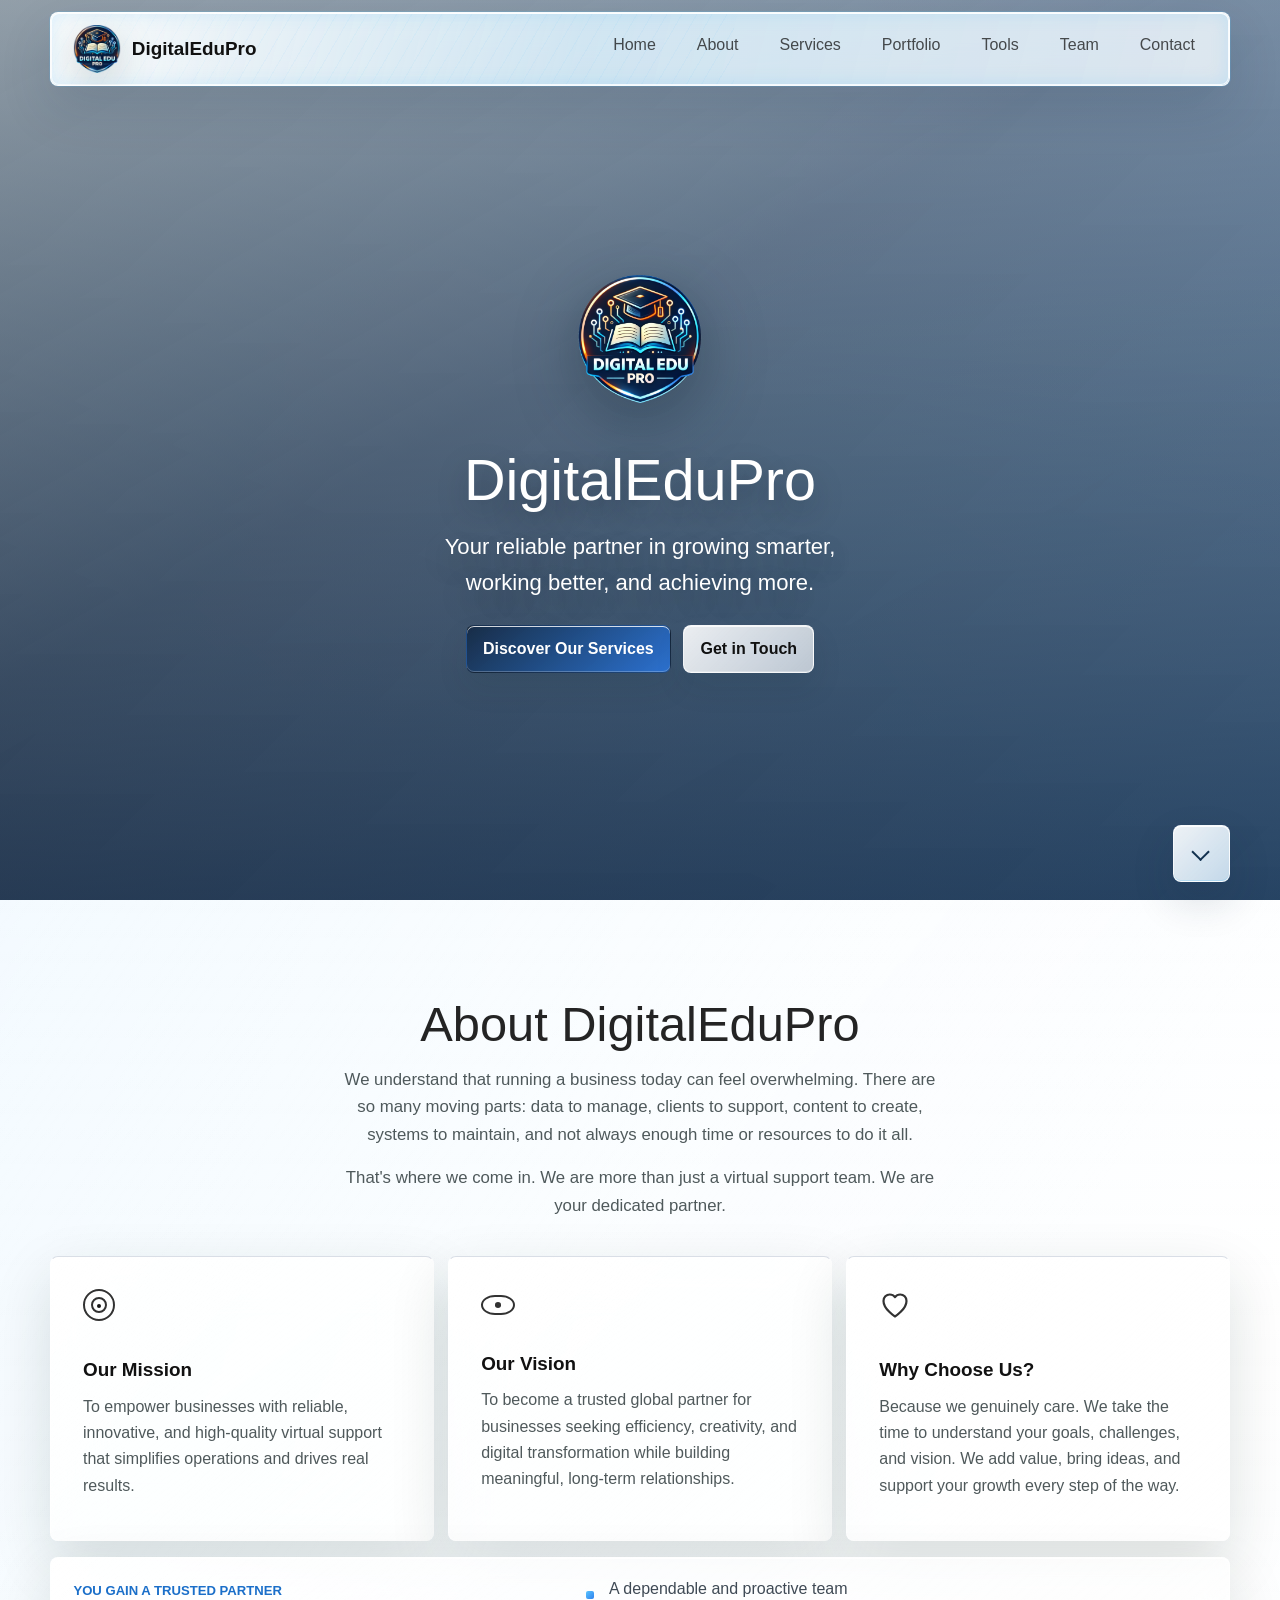
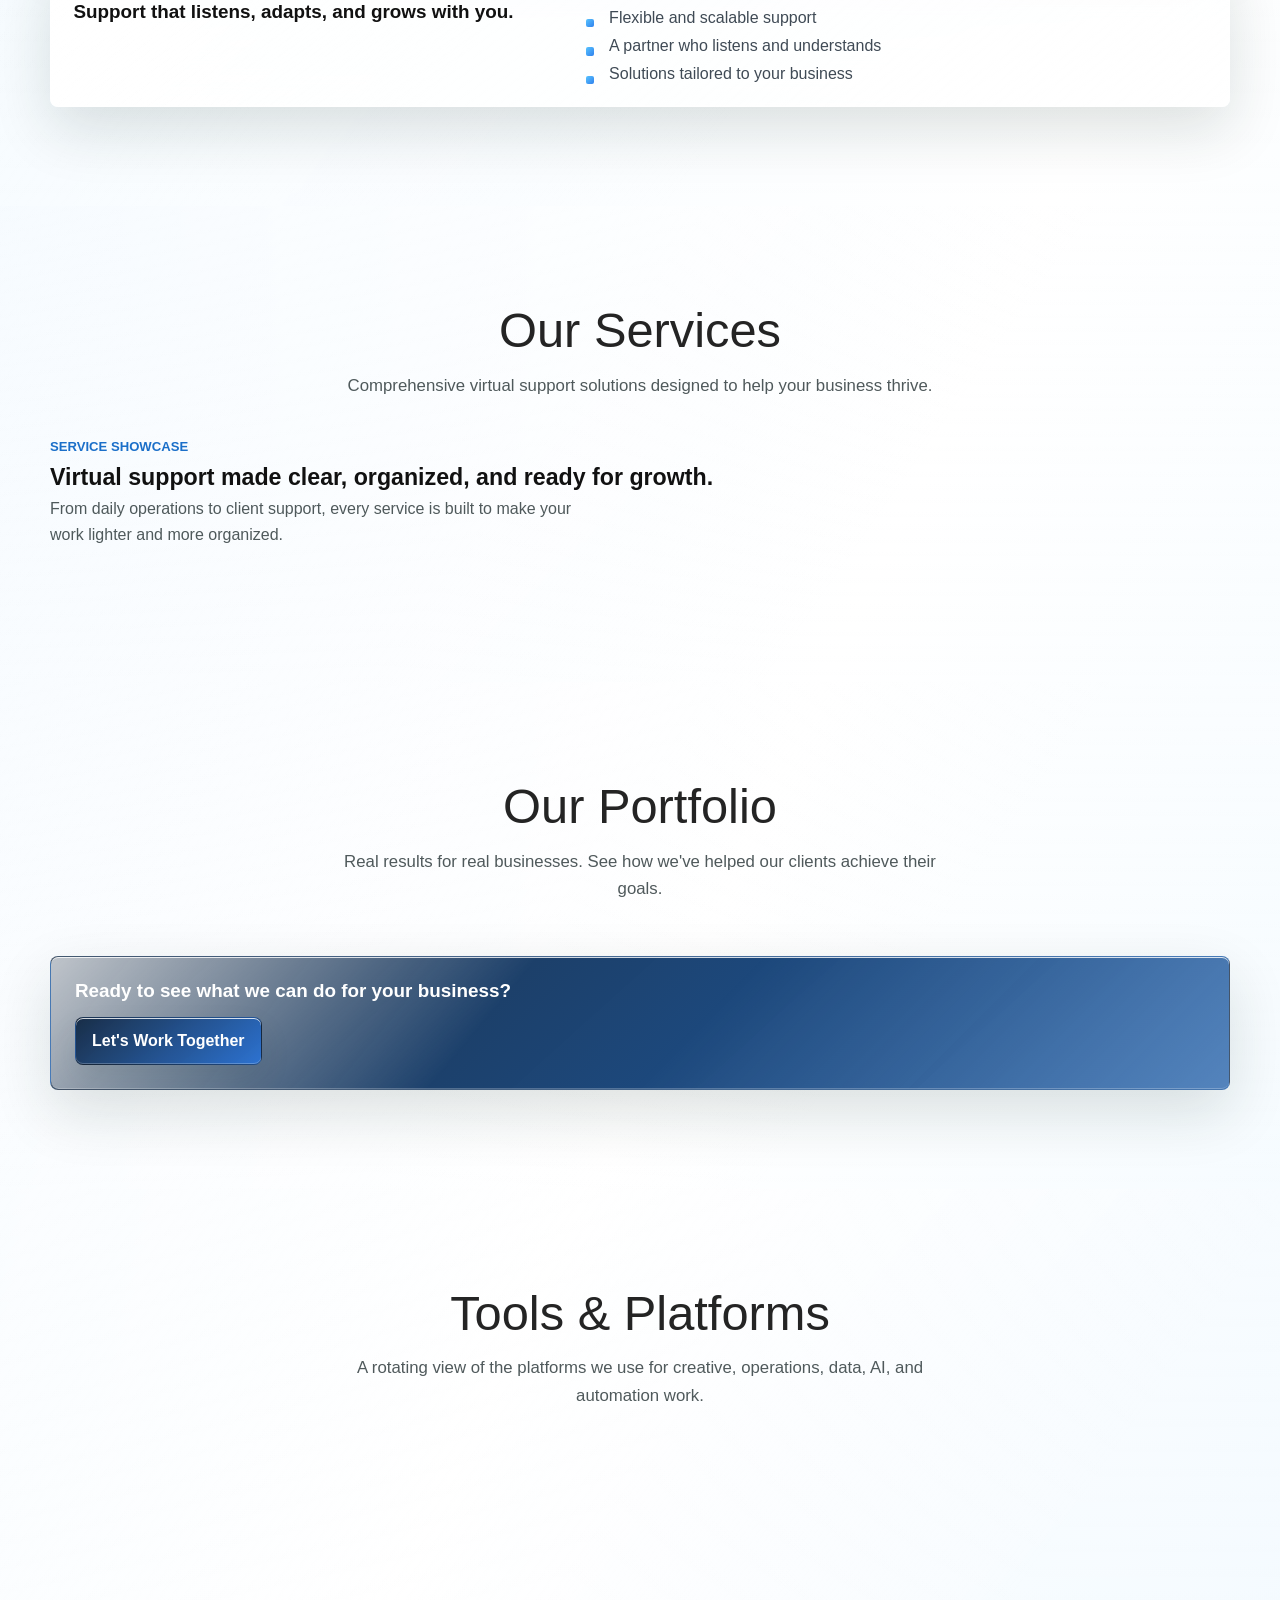
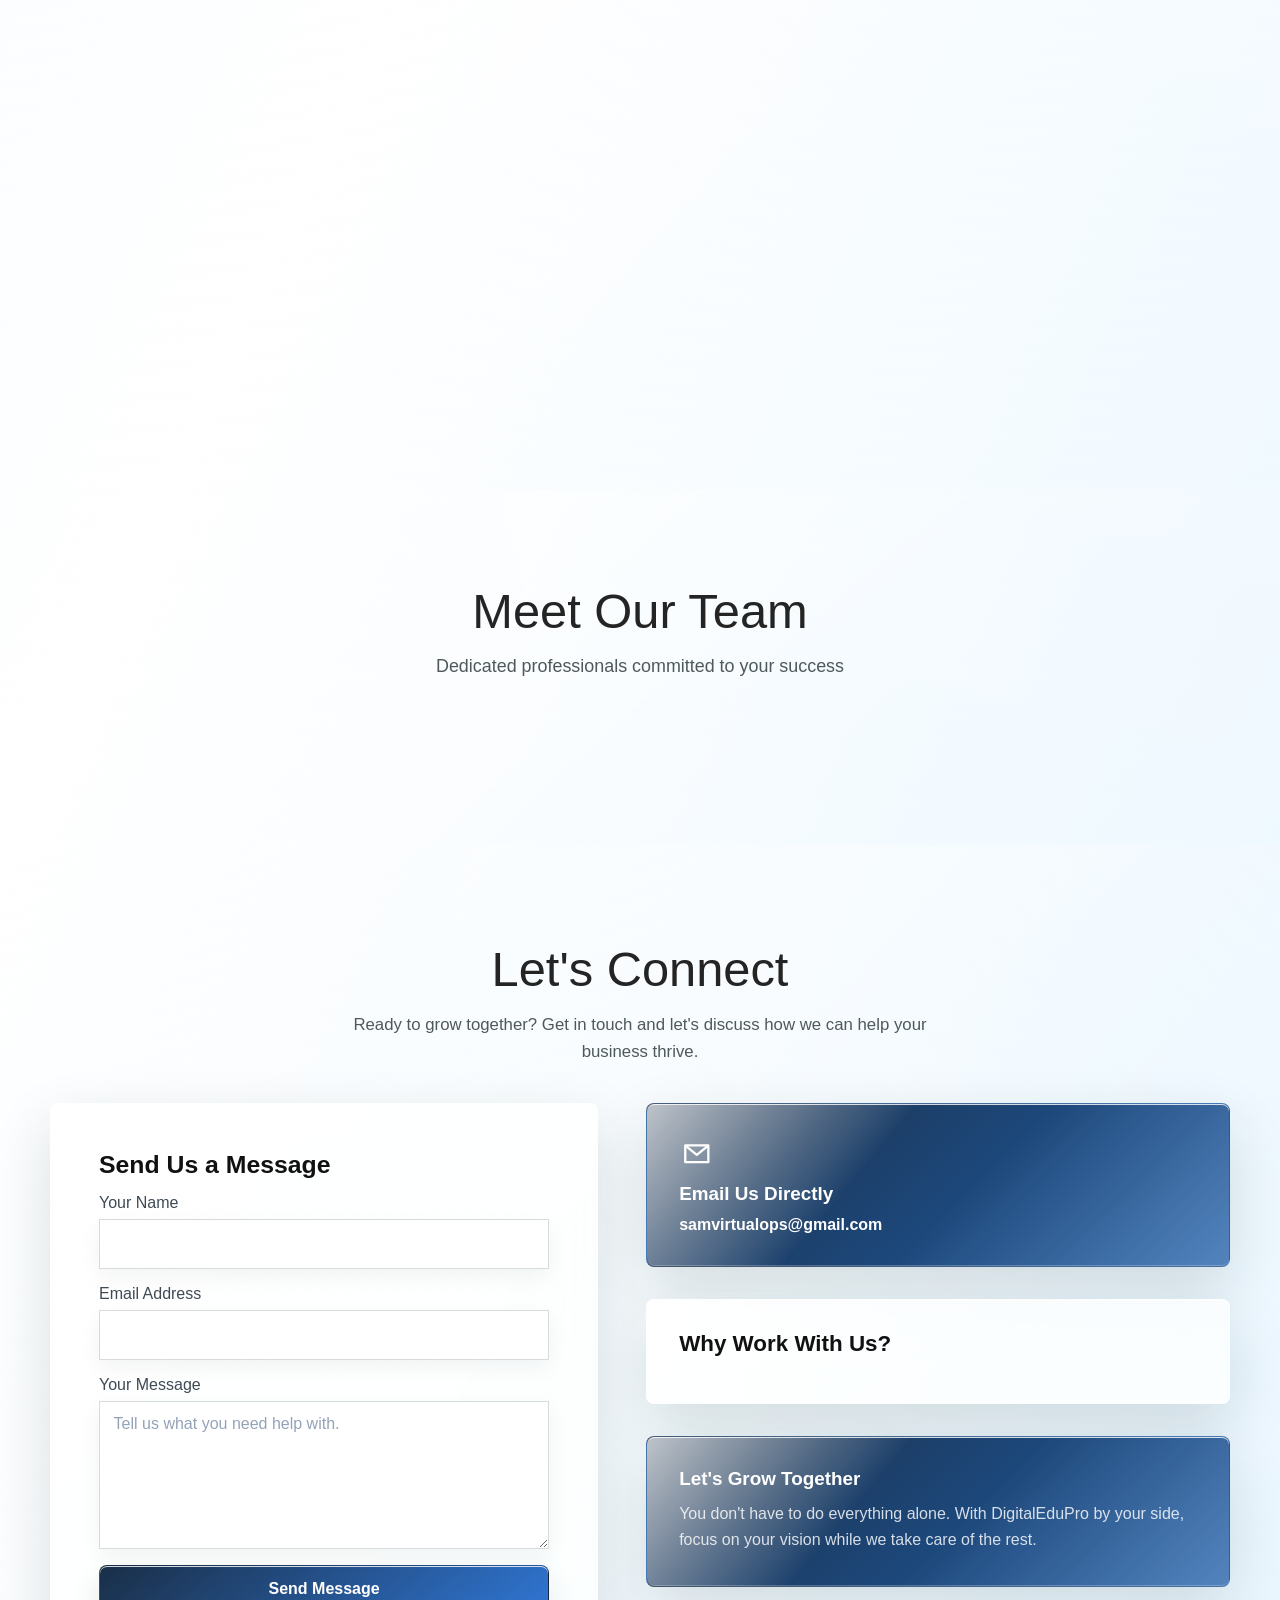
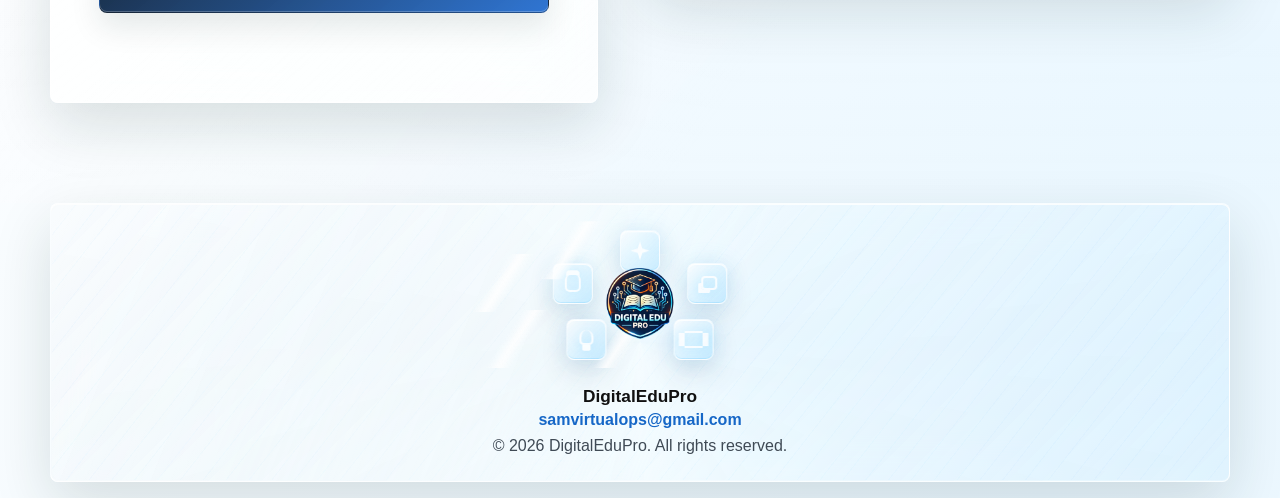
<file: index.html>
<!DOCTYPE html>
<html lang="en">
  <head>
    <meta charset="UTF-8" />
    <meta name="viewport" content="width=device-width, initial-scale=1.0" />
    <title>DigitalEduPro | Virtual Operations Support</title>
    <meta
      name="description"
      content="DigitalEduPro provides virtual operations, creative, marketing, automation, HR, and client support for growing businesses."
    />
    <link rel="preload" href="styles.css?v=20260424-client-support-refresh" as="style" />
    <link rel="stylesheet" href="styles.css?v=20260424-client-support-refresh" />
  </head>
  <body>
    <a class="skip-link" href="#main">Skip to content</a>

    <header class="site-header">
      <a class="brand" href="#home" aria-label="DigitalEduPro home">
        <img
          src="site-assets/logo-transparent.png"
          alt="DigitalEduPro logo"
          width="883"
          height="883"
        />
        <span>DigitalEduPro</span>
      </a>
      <button class="menu-toggle" type="button" aria-expanded="false" aria-controls="site-nav">
        Menu
      </button>
      <nav id="site-nav" class="site-nav" aria-label="Primary navigation">
        <a href="#home">Home</a>
        <a href="#about">About</a>
        <a href="#services">Services</a>
        <a href="#portfolio">Portfolio</a>
        <a href="#tools">Tools</a>
        <a href="#team">Team</a>
        <a href="#contact">Contact</a>
      </nav>
    </header>

    <button
      class="section-scroll-arrow"
      id="sectionScrollArrow"
      type="button"
      aria-label="Scroll down"
    >
      <span class="section-scroll-arrow-icon" aria-hidden="true"></span>
      <span class="section-scroll-arrow-text">Next</span>
    </button>

    <main id="main">
      <section id="home" class="hero" aria-labelledby="hero-title">
        <video
          class="hero-bg"
          src="DigitalEduPro_Profile/AboutUs/DigitalEduPro_Intro.mp4"
          autoplay
          muted
          loop
          playsinline
          preload="auto"
          aria-hidden="true"
        ></video>
        <div class="hero-overlay" aria-hidden="true"></div>
        <div class="hero-content">
          <img
            class="hero-logo"
            src="site-assets/logo-transparent.png"
            alt="DigitalEduPro Logo"
            width="883"
            height="883"
          />
          <h1 id="hero-title">DigitalEduPro</h1>
          <p>
            Your reliable partner in growing smarter, working better, and achieving more.
          </p>
          <div class="hero-actions" aria-label="Primary actions">
            <a class="button primary" href="#services">Discover Our Services</a>
            <a class="button secondary" href="#contact">Get in Touch</a>
          </div>
        </div>
      </section>

      <section id="about" class="about-section" aria-labelledby="about-title">
        <div class="section-heading center wide">
          <h2 id="about-title">About DigitalEduPro</h2>
          <p>
            We understand that running a business today can feel overwhelming. There are so many
            moving parts: data to manage, clients to support, content to create, systems to
            maintain, and not always enough time or resources to do it all.
          </p>
          <p>
            That's where we come in. We are more than just a virtual support team. We are your
            dedicated partner.
          </p>
        </div>
        <div class="mission-grid">
          <article>
            <span class="about-icon target" aria-hidden="true"></span>
            <h3>Our Mission</h3>
            <p>
              To empower businesses with reliable, innovative, and high-quality virtual support
              that simplifies operations and drives real results.
            </p>
          </article>
          <article>
            <span class="about-icon eye" aria-hidden="true"></span>
            <h3>Our Vision</h3>
            <p>
              To become a trusted global partner for businesses seeking efficiency, creativity,
              and digital transformation while building meaningful, long-term relationships.
            </p>
          </article>
          <article>
            <span class="about-icon heart" aria-hidden="true"></span>
            <h3>Why Choose Us?</h3>
            <p>
              Because we genuinely care. We take the time to understand your goals, challenges,
              and vision. We add value, bring ideas, and support your growth every step of the
              way.
            </p>
          </article>
        </div>
        <div class="partner-strip" aria-labelledby="partner-title">
          <div>
            <p class="eyebrow">You Gain a Trusted Partner</p>
            <h3 id="partner-title">Support that listens, adapts, and grows with you.</h3>
          </div>
          <ul>
            <li>A dependable and proactive team</li>
            <li>Flexible and scalable support</li>
            <li>A partner who listens and understands</li>
            <li>Solutions tailored to your business</li>
          </ul>
        </div>
      </section>

      <section id="services" class="services-section" aria-labelledby="services-title">
        <div class="section-heading center">
          <h2 id="services-title">Our Services</h2>
          <p>Comprehensive virtual support solutions designed to help your business thrive.</p>
        </div>
        <div class="service-showcase" aria-label="DigitalEduPro service showcase">
          <div class="service-showcase-copy">
            <p class="eyebrow">Service Showcase</p>
            <h3>Virtual support made clear, organized, and ready for growth.</h3>
            <p>
              From daily operations to client support, every service is built to make
              your work lighter and more organized.
            </p>
          </div>
          <div class="service-visual-grid" id="serviceVisualGrid"></div>
        </div>
        <div class="service-grid" id="serviceGrid"></div>
      </section>

      <section id="portfolio" class="portfolio-section" aria-labelledby="portfolio-title">
        <div class="section-heading center">
          <h2 id="portfolio-title">Our Portfolio</h2>
          <p>Real results for real businesses. See how we've helped our clients achieve their goals.</p>
        </div>
        <div class="portfolio-library" id="portfolioLibrary"></div>
        <div class="portfolio-cta">
          <h3>Ready to see what we can do for your business?</h3>
          <a class="button primary" href="#contact">Let's Work Together</a>
        </div>
      </section>

      <section id="tools" class="tools-section" aria-labelledby="tools-title">
        <div class="section-heading center">
          <h2 id="tools-title">Tools & Platforms</h2>
          <p>A rotating view of the platforms we use for creative, operations, data, AI, and automation work.</p>
        </div>
        <div class="tools-grid" id="toolsGrid"></div>
      </section>

      <section id="team" class="team-section" aria-labelledby="team-title">
        <div class="section-heading center">
          <h2 id="team-title">Meet Our Team</h2>
          <p>Dedicated professionals committed to your success</p>
        </div>
        <div class="team-grid" id="teamGrid"></div>
      </section>

      <section id="contact" class="contact-section" aria-labelledby="contact-title">
        <div class="section-heading center wide">
          <h2 id="contact-title">Let's Connect</h2>
          <p>Ready to grow together? Get in touch and let's discuss how we can help your business thrive.</p>
        </div>
        <div class="contact-layout">
          <form
            class="contact-form"
            id="contactForm"
            action="mailto:samvirtualops@gmail.com?subject=DigitalEduPro%20Inquiry"
            method="post"
            enctype="text/plain"
          >
            <h3>Send Us a Message</h3>
            <label>
              Your Name
              <input type="text" name="name" autocomplete="name" required />
            </label>
            <label>
              Email Address
              <input type="email" name="email" autocomplete="email" required />
            </label>
            <label>
              Your Message
              <textarea
                name="message"
                rows="6"
                placeholder="Tell us what you need help with."
                required
              ></textarea>
            </label>
            <button class="button primary" type="submit">Send Message</button>
            <p class="form-note" id="formNote" role="status"></p>
          </form>
          <div class="contact-side">
            <article class="email-card">
              <span class="email-icon" aria-hidden="true">
                <svg viewBox="0 0 32 32" focusable="false">
                  <path d="M5 8h22v16H5z" />
                  <path d="m6 9 10 8 10-8" />
                </svg>
              </span>
              <h3>Email Us Directly</h3>
              <a href="mailto:samvirtualops@gmail.com">samvirtualops@gmail.com</a>
            </article>
            <aside class="contact-aside">
              <h3>Why Work With Us?</h3>
              <ul id="contactReasons"></ul>
            </aside>
            <article class="growth-card">
              <h3>Let's Grow Together</h3>
              <p>
                You don't have to do everything alone. With DigitalEduPro by your side, focus on
                your vision while we take care of the rest.
              </p>
            </article>
          </div>
        </div>
      </section>
    </main>

    <footer class="site-footer">
      <div class="footer-brand">
        <div class="footer-orbit" aria-hidden="true">
          <img
            class="footer-logo"
            src="site-assets/logo-transparent.png"
            alt=""
            width="883"
            height="883"
          />
          <div class="footer-crystal-field">
            <span class="footer-glass-chip chip-lock" style="--x: -4.2rem; --y: -1.25rem; --delay: -0.2s"></span>
            <span class="footer-glass-chip chip-stack" style="--x: 4.2rem; --y: -1.25rem; --delay: -1.1s"></span>
            <span class="footer-glass-chip chip-bell" style="--x: -3.35rem; --y: 2.25rem; --delay: -1.9s"></span>
            <span class="footer-glass-chip chip-grid" style="--x: 3.35rem; --y: 2.25rem; --delay: -2.7s"></span>
            <span class="footer-glass-chip chip-spark" style="--x: 0rem; --y: -3.3rem; --delay: -3.4s"></span>
          </div>
        </div>
        <strong>DigitalEduPro</strong>
        <a class="footer-email" href="mailto:samvirtualops@gmail.com">samvirtualops@gmail.com</a>
        <p class="footer-copy">© 2026 DigitalEduPro. All rights reserved.</p>
      </div>
    </footer>

    <script src="site-data.js?v=20260424-client-support-refresh"></script>
    <script src="main.js?v=20260424-client-support-refresh"></script>
  </body>
</html>
</file>
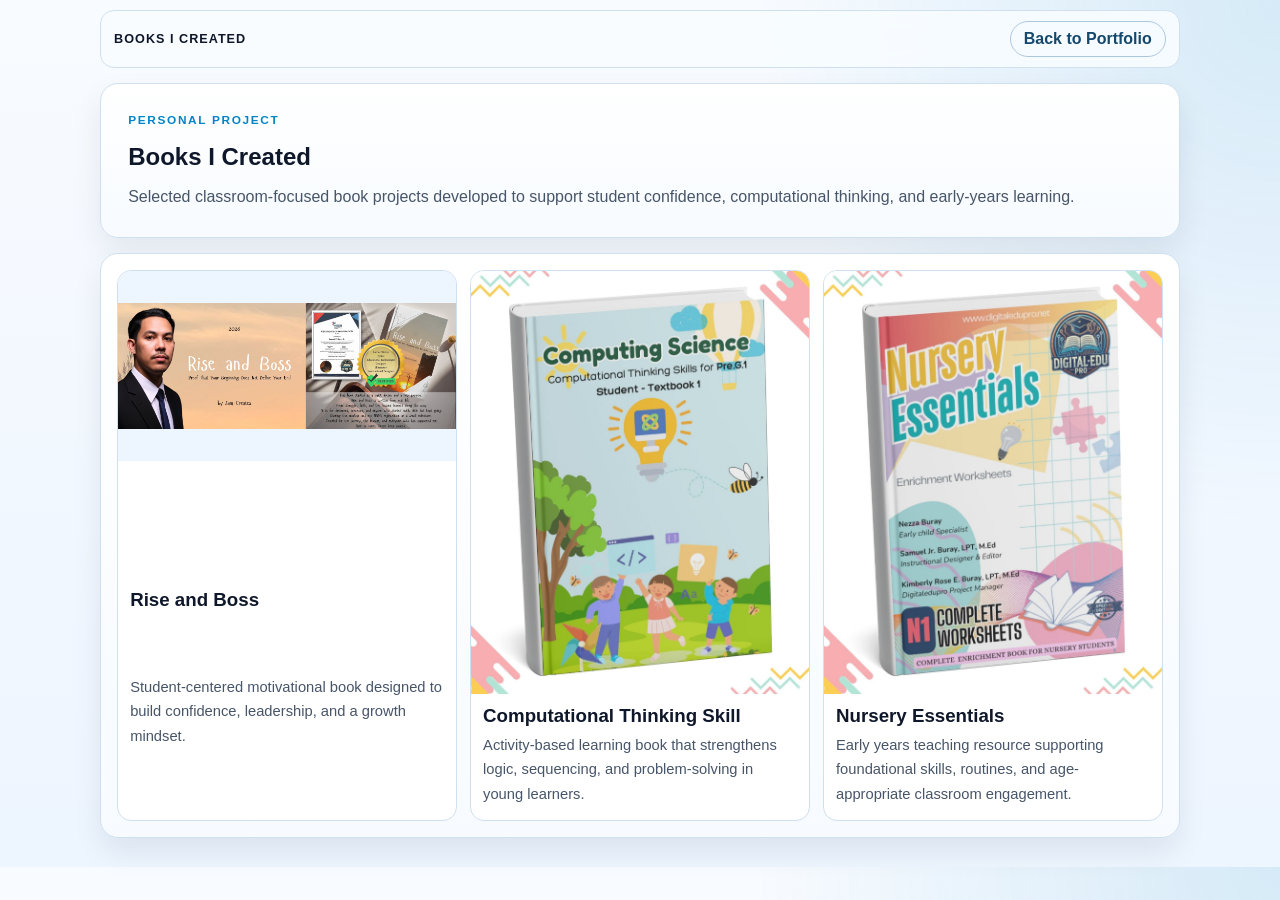
<file: Books_Project/index.html>
<!DOCTYPE html>
<html lang="en">
  <head>
    <meta charset="UTF-8" />
    <meta name="viewport" content="width=device-width, initial-scale=1.0" />
    <title>Books I Created | Project Brief</title>
    <meta name="description" content="Project brief for books created by Samuel Jr. Pana Buray." />
    <style>
      :root {
        --ink: #0f172a;
        --muted: #475569;
        --line: #cfe0f0;
        --line-strong: #aac7e0;
      }

      * {
        box-sizing: border-box;
      }

      body {
        margin: 0;
        font-family: "Avenir Next", "Segoe UI", "Helvetica Neue", sans-serif;
        color: var(--ink);
        background:
          radial-gradient(circle at top right, rgba(2, 132, 199, 0.14), transparent 34%),
          linear-gradient(180deg, #f8fbff 0%, #edf5ff 100%);
      }

      .topbar {
        position: sticky;
        top: 0.62rem;
        z-index: 10;
        width: min(1080px, calc(100% - 1.2rem));
        margin: 0.62rem auto 0;
        padding: 0.66rem 0.82rem;
        border: 1px solid var(--line);
        border-radius: 14px;
        background: rgba(248, 252, 255, 0.9);
        -webkit-backdrop-filter: blur(10px);
        backdrop-filter: blur(10px);
        display: flex;
        align-items: center;
        justify-content: space-between;
        gap: 0.8rem;
      }

      .brand {
        font-size: 0.79rem;
        font-weight: 800;
        letter-spacing: 0.08em;
        text-transform: uppercase;
      }

      .button {
        display: inline-flex;
        align-items: center;
        justify-content: center;
        min-height: 2.2rem;
        padding: 0.4rem 0.82rem;
        border: 1px solid var(--line-strong);
        border-radius: 999px;
        color: #15486d;
        font-weight: 700;
        text-decoration: none;
      }

      .layout {
        width: min(1080px, calc(100% - 1.2rem));
        margin: 0.9rem auto 1.8rem;
        display: grid;
        gap: 0.9rem;
      }

      .card {
        border: 1px solid var(--line);
        border-radius: 18px;
        background: linear-gradient(180deg, #ffffff, #f7fbff);
        box-shadow: 0 14px 30px rgba(15, 23, 42, 0.08);
      }

      .hero {
        padding: clamp(1rem, 2.5vw, 1.7rem);
        display: grid;
        gap: 0.8rem;
      }

      .eyebrow {
        color: #0284c7;
        font-size: 0.74rem;
        font-weight: 800;
        letter-spacing: 0.14em;
        text-transform: uppercase;
      }

      h1,
      h2,
      h3 {
        margin: 0;
      }

      p {
        margin: 0;
        color: var(--muted);
        line-height: 1.65;
      }

      .books-grid {
        padding: 1rem;
        display: grid;
        gap: 0.8rem;
        grid-template-columns: repeat(3, minmax(0, 1fr));
      }

      .book-card {
        margin: 0;
        border: 1px solid var(--line);
        border-radius: 14px;
        overflow: hidden;
        background: #ffffff;
        display: grid;
      }

      .book-card img {
        width: 100%;
        aspect-ratio: 4 / 5;
        object-fit: cover;
        display: block;
      }

      .book-card img.horizontal {
        aspect-ratio: 16 / 9;
        object-fit: contain;
        background: #edf6ff;
      }

      .book-meta {
        padding: 0.72rem 0.76rem 0.86rem;
        display: grid;
        gap: 0.38rem;
      }

      .book-meta p {
        font-size: 0.92rem;
      }

      @media (max-width: 860px) {
        .books-grid {
          grid-template-columns: repeat(2, minmax(0, 1fr));
        }
      }

      @media (max-width: 640px) {
        .topbar {
          position: static;
          flex-direction: column;
          align-items: flex-start;
        }

        .books-grid {
          grid-template-columns: 1fr;
        }
      }
    </style>
  </head>
  <body>
    <header class="topbar">
      <span class="brand">Books I Created</span>
      <a class="button" href="../index.html#projects">Back to Portfolio</a>
    </header>

    <main class="layout">
      <section class="card hero">
        <p class="eyebrow">Personal Project</p>
        <h1>Books I Created</h1>
        <p>
          Selected classroom-focused book projects developed to support student confidence,
          computational thinking, and early-years learning.
        </p>
      </section>

      <section class="card">
        <div class="books-grid">
          <figure class="book-card">
            <img class="horizontal" src="../Books/Rise and Boss.jpg" alt="Rise and Boss book cover" loading="lazy" />
            <figcaption class="book-meta">
              <h3>Rise and Boss</h3>
              <p>
                Student-centered motivational book designed to build confidence, leadership, and
                a growth mindset.
              </p>
            </figcaption>
          </figure>
          <figure class="book-card">
            <img
              src="../Books/ComputationalThinkingSkill.jpg"
              alt="Computational Thinking Skill book cover"
              loading="lazy"
            />
            <figcaption class="book-meta">
              <h3>Computational Thinking Skill</h3>
              <p>
                Activity-based learning book that strengthens logic, sequencing, and
                problem-solving in young learners.
              </p>
            </figcaption>
          </figure>
          <figure class="book-card">
            <img src="../Books/NurseryEssentials.jpg" alt="Nursery Essentials book cover" loading="lazy" />
            <figcaption class="book-meta">
              <h3>Nursery Essentials</h3>
              <p>
                Early years teaching resource supporting foundational skills, routines, and
                age-appropriate classroom engagement.
              </p>
            </figcaption>
          </figure>
        </div>
      </section>
    </main>
  </body>
</html>
</file>
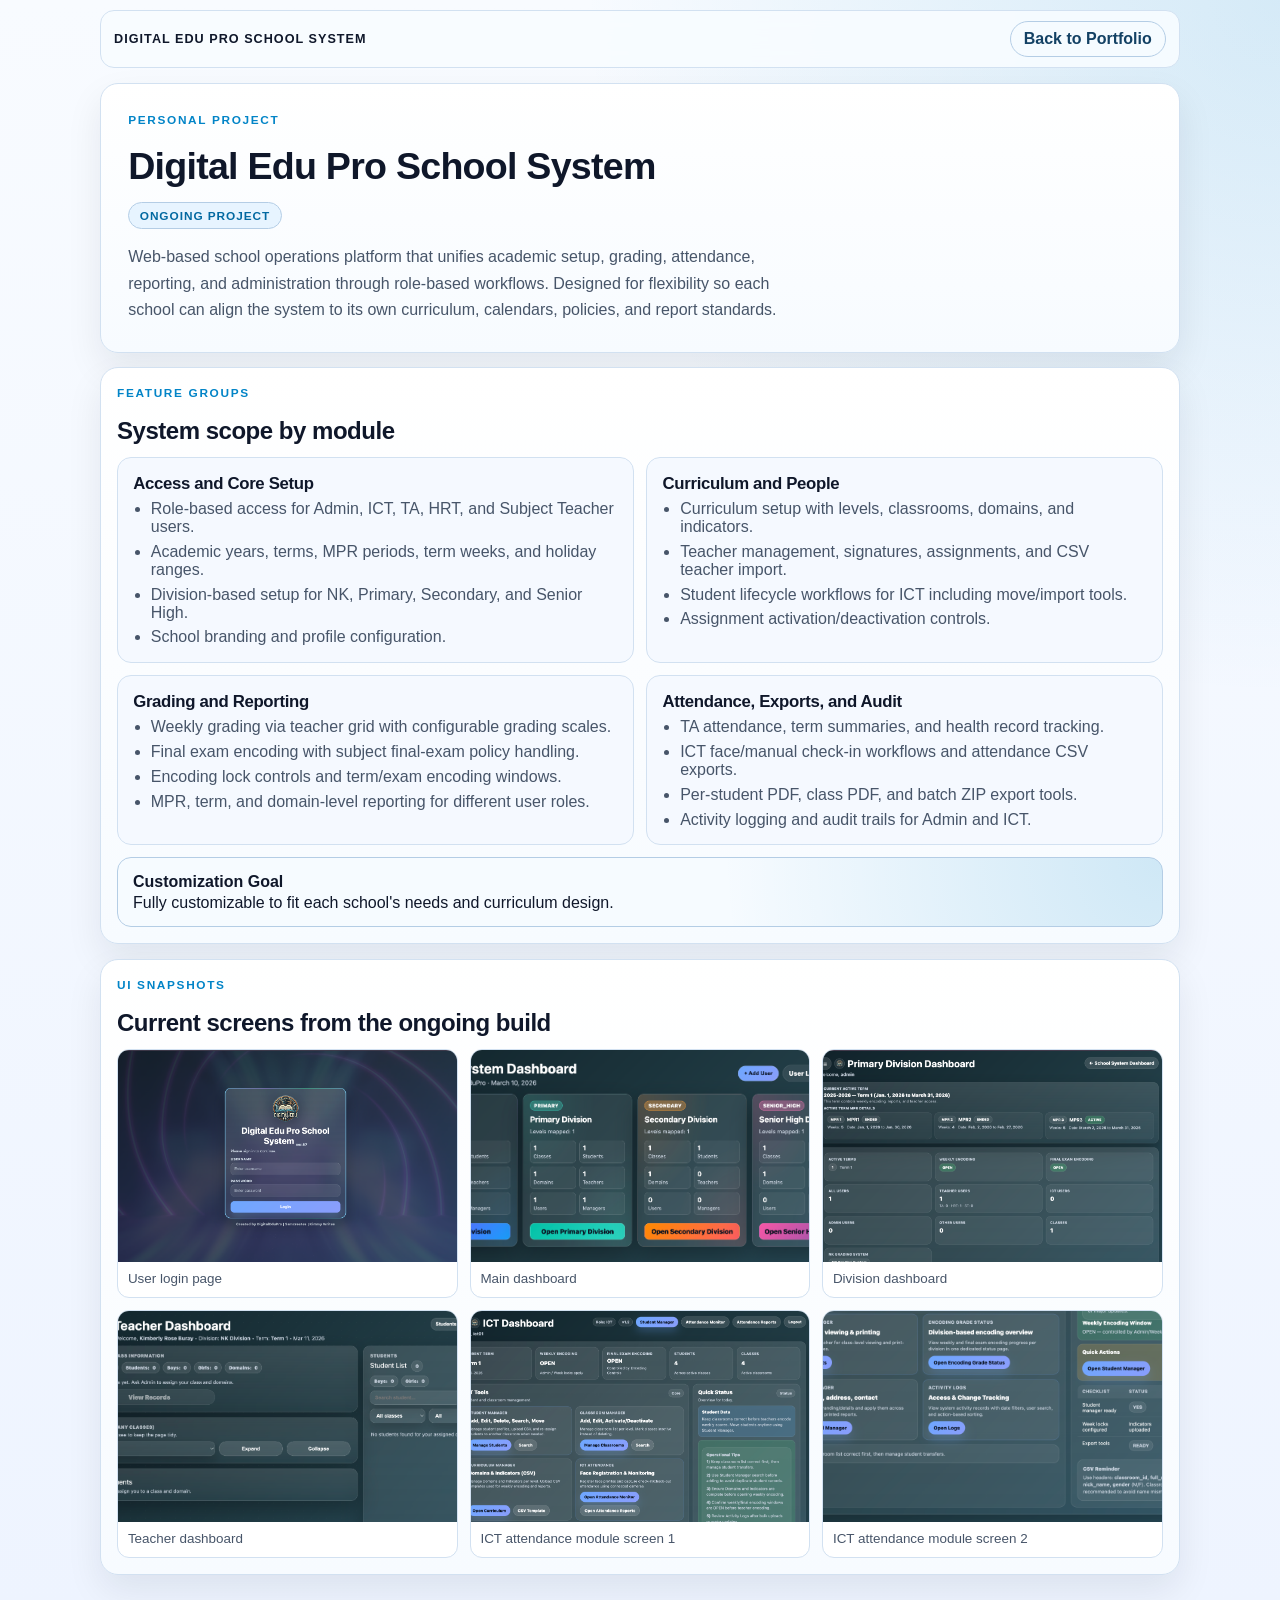
<file: SchoolSystem_Project/index.html>
<!DOCTYPE html>
<html lang="en">
  <head>
    <meta charset="UTF-8" />
    <meta name="viewport" content="width=device-width, initial-scale=1.0" />
    <title>Digital Edu Pro School System | Project Brief</title>
    <meta
      name="description"
      content="Project brief for the ongoing Digital Edu Pro School System."
    />
    <style>
      :root {
        --bg: #eef4ff;
        --surface: #ffffff;
        --surface-soft: #f5f9ff;
        --ink: #0f172a;
        --muted: #475569;
        --accent: #0284c7;
        --accent-strong: #0369a1;
        --line: #d2e1f1;
        --line-strong: #b4cde5;
      }

      * {
        box-sizing: border-box;
      }

      body {
        margin: 0;
        font-family: "Avenir Next", "Segoe UI", "Helvetica Neue", sans-serif;
        color: var(--ink);
        background:
          radial-gradient(circle at top right, rgba(2, 132, 199, 0.14), transparent 34%),
          linear-gradient(180deg, #f8fbff, var(--bg));
      }

      .layout {
        width: min(1080px, calc(100% - 1.2rem));
        margin: 0.9rem auto 1.8rem;
        display: grid;
        gap: 0.9rem;
      }

      .card {
        border: 1px solid var(--line);
        border-radius: 18px;
        background: linear-gradient(180deg, #ffffff, #f7fbff);
        box-shadow: 0 16px 36px rgba(15, 23, 42, 0.08);
        overflow: hidden;
      }

      .topbar {
        position: sticky;
        top: 0.62rem;
        z-index: 10;
        width: min(1080px, calc(100% - 1.2rem));
        margin: 0.62rem auto 0;
        padding: 0.66rem 0.82rem;
        border: 1px solid var(--line);
        border-radius: 14px;
        background: rgba(248, 252, 255, 0.9);
        -webkit-backdrop-filter: blur(10px);
        backdrop-filter: blur(10px);
        display: flex;
        align-items: center;
        justify-content: space-between;
        gap: 0.8rem;
      }

      .brand {
        font-size: 0.79rem;
        font-weight: 800;
        letter-spacing: 0.08em;
        text-transform: uppercase;
      }

      .button {
        display: inline-flex;
        align-items: center;
        justify-content: center;
        min-height: 2.2rem;
        padding: 0.4rem 0.82rem;
        border: 1px solid var(--line-strong);
        border-radius: 999px;
        color: #134164;
        font-weight: 700;
        text-decoration: none;
      }

      .button:hover {
        border-color: #93c3e6;
      }

      .hero {
        padding: clamp(1rem, 2.6vw, 1.7rem);
        display: grid;
        gap: 0.9rem;
      }

      .eyebrow {
        color: var(--accent);
        font-size: 0.74rem;
        font-weight: 800;
        letter-spacing: 0.14em;
        text-transform: uppercase;
      }

      h1,
      h2,
      h3 {
        margin: 0;
        letter-spacing: -0.02em;
      }

      p {
        margin: 0;
        line-height: 1.68;
      }

      .hero h1 {
        font-size: clamp(1.65rem, 4.2vw, 2.35rem);
      }

      .lead {
        color: var(--muted);
        max-width: 74ch;
      }

      .status {
        display: inline-flex;
        width: fit-content;
        padding: 0.34rem 0.66rem;
        border-radius: 999px;
        border: 1px solid var(--line-strong);
        background: #e7f4ff;
        color: var(--accent-strong);
        font-size: 0.74rem;
        font-weight: 800;
        letter-spacing: 0.08em;
        text-transform: uppercase;
      }

      .grid {
        display: grid;
        grid-template-columns: repeat(2, minmax(0, 1fr));
        gap: 0.8rem;
      }

      .module-card {
        padding: 0.95rem;
        border: 1px solid var(--line);
        border-radius: 14px;
        background: var(--surface-soft);
      }

      .module-card h3 {
        margin-bottom: 0.42rem;
        font-size: 1.05rem;
      }

      .module-card ul {
        margin: 0;
        padding-left: 1.1rem;
        display: grid;
        gap: 0.42rem;
        color: var(--muted);
      }

      .section {
        padding: 1rem;
        display: grid;
        gap: 0.8rem;
      }

      .screens {
        display: grid;
        grid-template-columns: repeat(3, minmax(0, 1fr));
        gap: 0.72rem;
      }

      .screen {
        margin: 0;
        border: 1px solid var(--line);
        border-radius: 12px;
        overflow: hidden;
        background: var(--surface);
      }

      .screen img {
        width: 100%;
        display: block;
        aspect-ratio: 16 / 10;
        object-fit: cover;
      }

      .screen figcaption {
        padding: 0.56rem 0.62rem 0.68rem;
        color: var(--muted);
        font-size: 0.84rem;
      }

      .callout {
        padding: 0.88rem 0.94rem;
        border: 1px solid var(--line-strong);
        border-radius: 14px;
        background:
          radial-gradient(circle at top right, rgba(2, 132, 199, 0.16), transparent 42%),
          #f6fbff;
      }

      .callout strong {
        display: block;
        margin-bottom: 0.24rem;
      }

      @media (max-width: 860px) {
        .grid {
          grid-template-columns: 1fr;
        }

        .screens {
          grid-template-columns: repeat(2, minmax(0, 1fr));
        }
      }

      @media (max-width: 640px) {
        .topbar {
          position: static;
          flex-direction: column;
          align-items: flex-start;
        }

        .screens {
          grid-template-columns: 1fr;
        }
      }
    </style>
  </head>
  <body>
    <header class="topbar">
      <span class="brand">Digital Edu Pro School System</span>
      <a class="button" href="../index.html#projects">Back to Portfolio</a>
    </header>

    <main class="layout">
      <section class="card hero">
        <p class="eyebrow">Personal Project</p>
        <h1>Digital Edu Pro School System</h1>
        <span class="status">Ongoing Project</span>
        <p class="lead">
          Web-based school operations platform that unifies academic setup, grading, attendance,
          reporting, and administration through role-based workflows. Designed for flexibility so
          each school can align the system to its own curriculum, calendars, policies, and report
          standards.
        </p>
      </section>

      <section class="card section">
        <p class="eyebrow">Feature Groups</p>
        <h2>System scope by module</h2>
        <div class="grid">
          <article class="module-card">
            <h3>Access and Core Setup</h3>
            <ul>
              <li>Role-based access for Admin, ICT, TA, HRT, and Subject Teacher users.</li>
              <li>Academic years, terms, MPR periods, term weeks, and holiday ranges.</li>
              <li>Division-based setup for NK, Primary, Secondary, and Senior High.</li>
              <li>School branding and profile configuration.</li>
            </ul>
          </article>
          <article class="module-card">
            <h3>Curriculum and People</h3>
            <ul>
              <li>Curriculum setup with levels, classrooms, domains, and indicators.</li>
              <li>Teacher management, signatures, assignments, and CSV teacher import.</li>
              <li>Student lifecycle workflows for ICT including move/import tools.</li>
              <li>Assignment activation/deactivation controls.</li>
            </ul>
          </article>
          <article class="module-card">
            <h3>Grading and Reporting</h3>
            <ul>
              <li>Weekly grading via teacher grid with configurable grading scales.</li>
              <li>Final exam encoding with subject final-exam policy handling.</li>
              <li>Encoding lock controls and term/exam encoding windows.</li>
              <li>MPR, term, and domain-level reporting for different user roles.</li>
            </ul>
          </article>
          <article class="module-card">
            <h3>Attendance, Exports, and Audit</h3>
            <ul>
              <li>TA attendance, term summaries, and health record tracking.</li>
              <li>ICT face/manual check-in workflows and attendance CSV exports.</li>
              <li>Per-student PDF, class PDF, and batch ZIP export tools.</li>
              <li>Activity logging and audit trails for Admin and ICT.</li>
            </ul>
          </article>
        </div>
        <div class="callout">
          <strong>Customization Goal</strong>
          Fully customizable to fit each school's needs and curriculum design.
        </div>
      </section>

      <section class="card section">
        <p class="eyebrow">UI Snapshots</p>
        <h2>Current screens from the ongoing build</h2>
        <div class="screens">
          <figure class="screen">
            <img src="screenshots/User_Login.png" alt="Digital Edu Pro login screen" loading="lazy" />
            <figcaption>User login page</figcaption>
          </figure>
          <figure class="screen">
            <img src="screenshots/Dashboard.png" alt="Digital Edu Pro main dashboard" loading="lazy" />
            <figcaption>Main dashboard</figcaption>
          </figure>
          <figure class="screen">
            <img
              src="screenshots/Division_Dashboard.png"
              alt="Digital Edu Pro division dashboard"
              loading="lazy"
            />
            <figcaption>Division dashboard</figcaption>
          </figure>
          <figure class="screen">
            <img
              src="screenshots/Teacher_Dashboard.png"
              alt="Digital Edu Pro teacher dashboard"
              loading="lazy"
            />
            <figcaption>Teacher dashboard</figcaption>
          </figure>
          <figure class="screen">
            <img src="screenshots/ICT_1.png" alt="Digital Edu Pro ICT module screen" loading="lazy" />
            <figcaption>ICT attendance module screen 1</figcaption>
          </figure>
          <figure class="screen">
            <img src="screenshots/ICT_2.png" alt="Digital Edu Pro ICT module screen" loading="lazy" />
            <figcaption>ICT attendance module screen 2</figcaption>
          </figure>
        </div>
      </section>
    </main>
  </body>
</html>
</file>
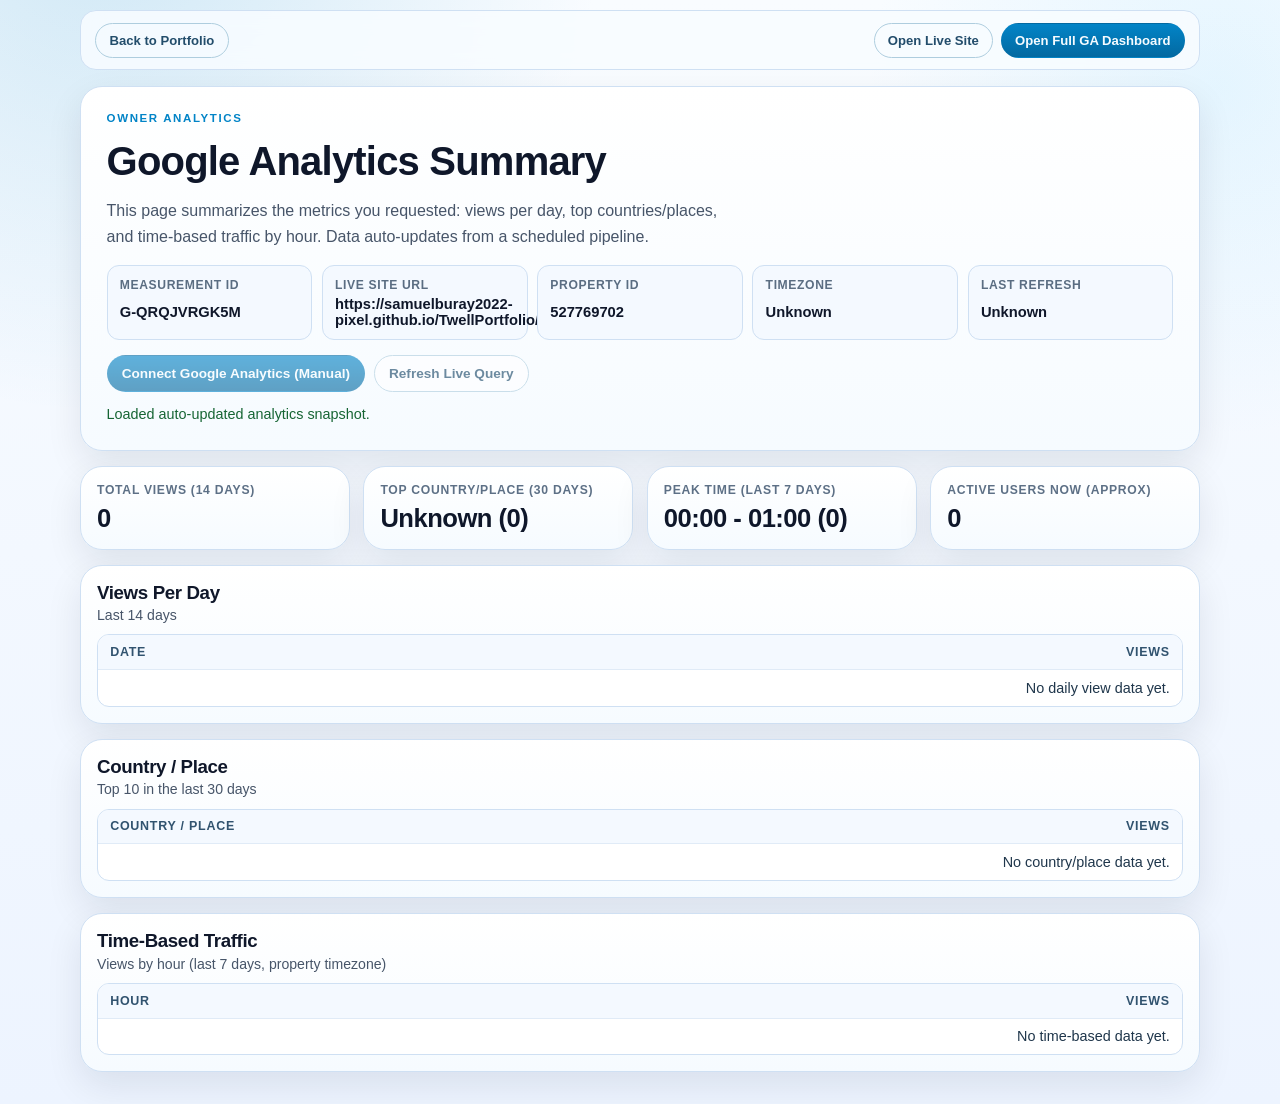
<file: analytics-summary.html>
<!DOCTYPE html>
<html lang="en">
  <head>
    <meta charset="UTF-8" />
    <meta name="viewport" content="width=device-width, initial-scale=1.0" />
    <title>Google Analytics Summary | Samuel Jr. Pana Buray</title>
    <meta
      name="description"
      content="Owner analytics summary page with GA4 daily views, country/place, and time-based traffic."
    />
    <link rel="stylesheet" href="analytics-summary.css?v=20260311a3" />
    <script async src="https://accounts.google.com/gsi/client"></script>
  </head>
  <body>
    <header class="topbar">
      <a class="topbar-link" href="index.html#contact">Back to Portfolio</a>
      <div class="topbar-actions">
        <a
          class="topbar-link"
          id="open-live-site-link"
          href="index.html"
          target="_blank"
          rel="noopener"
        >
          Open Live Site
        </a>
        <a
          class="topbar-link topbar-link-primary"
          id="open-dashboard-link"
          href="https://analytics.google.com/analytics/web/"
          target="_blank"
          rel="noopener"
        >
          Open Full GA Dashboard
        </a>
      </div>
    </header>

    <main class="layout">
      <section class="card hero">
        <p class="eyebrow">Owner Analytics</p>
        <h1>Google Analytics Summary</h1>
        <p class="lead">
          This page summarizes the metrics you requested: views per day, top countries/places,
          and time-based traffic by hour. Data auto-updates from a scheduled pipeline.
        </p>

        <div class="meta-grid">
          <article class="meta-item">
            <p>Measurement ID</p>
            <strong id="meta-measurement-id">Not set</strong>
          </article>
          <article class="meta-item">
            <p>Live Site URL</p>
            <strong id="meta-live-site-url">Not set</strong>
          </article>
          <article class="meta-item">
            <p>Property ID</p>
            <strong id="meta-property-id">Not set</strong>
          </article>
          <article class="meta-item">
            <p>Timezone</p>
            <strong id="meta-timezone">Not loaded</strong>
          </article>
          <article class="meta-item">
            <p>Last Refresh</p>
            <strong id="meta-last-refresh">Not loaded</strong>
          </article>
        </div>

        <div class="actions">
          <button class="button button-primary" id="ga-connect-button" type="button">
            Connect Google Analytics (Manual)
          </button>
          <button class="button button-secondary" id="ga-refresh-button" type="button" disabled>
            Refresh Live Query
          </button>
        </div>
        <p class="status-line" id="ga-status-line">Loading latest analytics snapshot...</p>
      </section>

      <section class="stats-grid">
        <article class="card stat-card">
          <p>Total Views (14 days)</p>
          <h2 id="stat-total-views">-</h2>
        </article>
        <article class="card stat-card">
          <p>Top Country/Place (30 days)</p>
          <h2 id="stat-top-country">-</h2>
        </article>
        <article class="card stat-card">
          <p>Peak Time (Last 7 days)</p>
          <h2 id="stat-peak-hour">-</h2>
        </article>
        <article class="card stat-card">
          <p>Active Users Now (Approx)</p>
          <h2 id="stat-active-users">-</h2>
        </article>
      </section>

      <section class="card report-card">
        <div class="report-head">
          <h3>Views Per Day</h3>
          <p>Last 14 days</p>
        </div>
        <div class="table-wrap">
          <table>
            <thead>
              <tr>
                <th>Date</th>
                <th>Views</th>
              </tr>
            </thead>
            <tbody id="daily-views-body">
              <tr><td colspan="2">Loading snapshot...</td></tr>
            </tbody>
          </table>
        </div>
      </section>

      <section class="card report-card">
        <div class="report-head">
          <h3>Country / Place</h3>
          <p>Top 10 in the last 30 days</p>
        </div>
        <div class="table-wrap">
          <table>
            <thead>
              <tr>
                <th>Country / Place</th>
                <th>Views</th>
              </tr>
            </thead>
            <tbody id="country-views-body">
              <tr><td colspan="2">Loading snapshot...</td></tr>
            </tbody>
          </table>
        </div>
      </section>

      <section class="card report-card">
        <div class="report-head">
          <h3>Time-Based Traffic</h3>
          <p>Views by hour (last 7 days, property timezone)</p>
        </div>
        <div class="table-wrap">
          <table>
            <thead>
              <tr>
                <th>Hour</th>
                <th>Views</th>
              </tr>
            </thead>
            <tbody id="hourly-views-body">
              <tr><td colspan="2">Loading snapshot...</td></tr>
            </tbody>
          </table>
        </div>
      </section>
    </main>

    <script src="analytics-summary.js?v=20260311a5"></script>
  </body>
</html>
</file>
<file: styles.css>
:root {
  --ink: #111111;
  --muted: #3f4a55;
  --paper: #ffffff;
  --wash: #f7f8fa;
  --line: #d9dee6;
  --green: #2f80ed;
  --green-deep: #1667c7;
  --red: #e0587f;
  --yellow: #ffd166;
  --teal: #58c4ff;
  --charcoal: #182d46;
  --shadow: 0 18px 42px rgba(31, 45, 43, 0.12);
  color-scheme: light;
}

* {
  box-sizing: border-box;
  letter-spacing: 0;
}

html {
  scroll-behavior: smooth;
}

body {
  margin: 0;
  font-family: -apple-system, BlinkMacSystemFont, "Segoe UI", Roboto, "Helvetica Neue", Arial, sans-serif;
  font-weight: 400;
  color: var(--ink);
  background: var(--paper);
}

button,
input,
textarea {
  font: inherit;
}

img {
  display: block;
  max-width: 100%;
}

a {
  color: inherit;
}

p,
h1,
h2,
h3,
strong {
  overflow-wrap: anywhere;
}

p {
  margin: 0;
  color: var(--muted);
  line-height: 1.65;
}

h1,
h2,
h3 {
  margin: 0;
  line-height: 1.05;
}

h1 {
  max-width: 12ch;
  font-size: 4.8rem;
  font-weight: 600;
}

h2 {
  max-width: 17ch;
  font-size: 3.05rem;
  font-weight: 600;
}

h3 {
  font-size: 1.18rem;
  font-weight: 600;
}

section {
  position: relative;
  padding: 6.2rem max(1.25rem, calc((100vw - 1180px) / 2));
  scroll-margin-top: 0;
}

ul {
  margin: 0;
  padding: 0;
  list-style: none;
}

.skip-link {
  position: fixed;
  top: 0.75rem;
  left: 0.75rem;
  z-index: 100;
  padding: 0.7rem 0.9rem;
  border-radius: 8px;
  color: var(--paper);
  background: var(--green-deep);
  transform: translateY(-140%);
  transition: transform 160ms ease;
}

.skip-link:focus {
  transform: translateY(0);
}

.site-header {
  position: fixed;
  top: 1rem;
  left: 50%;
  z-index: 50;
  width: min(1180px, calc(100% - 2rem));
  min-height: 4.2rem;
  padding: 0.55rem 0.6rem;
  border: 1px solid rgba(255, 255, 255, 0.72);
  border-radius: 8px;
  background: rgba(255, 255, 255, 0.92);
  box-shadow: 0 10px 30px rgba(31, 45, 43, 0.12);
  backdrop-filter: blur(18px);
  transform: translateX(-50%);
  display: flex;
  align-items: center;
  justify-content: space-between;
  gap: 1rem;
}

.brand {
  display: inline-flex;
  align-items: center;
  gap: 0.7rem;
  min-width: 0;
  color: var(--ink);
  font-weight: 850;
  text-decoration: none;
}

.brand img {
  width: 3rem;
  height: 3rem;
  object-fit: contain;
}

.brand span {
  white-space: nowrap;
}

.site-nav {
  display: flex;
  align-items: center;
  gap: 0.2rem;
}

.site-nav a,
.menu-toggle {
  min-height: 2.65rem;
  padding: 0.68rem 0.9rem;
  border: 0;
  border-radius: 8px;
  color: var(--charcoal);
  background: transparent;
  font-weight: 800;
  text-decoration: none;
}

.site-nav a:hover,
.site-nav a:focus-visible,
.menu-toggle:hover,
.menu-toggle:focus-visible {
  color: var(--paper);
  background: var(--green-deep);
  outline: none;
}

.menu-toggle {
  display: none;
}

.hero {
  min-height: 94svh;
  padding-top: 9rem;
  padding-bottom: 4rem;
  overflow: hidden;
  color: var(--paper);
  display: grid;
  align-content: center;
}

.hero-bg,
.hero-overlay {
  position: absolute;
  inset: 0;
  width: 100%;
  height: 100%;
}

.hero-bg {
  object-fit: cover;
  object-position: center;
}

.hero-overlay {
  background:
    linear-gradient(90deg, rgba(31, 45, 43, 0.96) 0%, rgba(31, 45, 43, 0.82) 48%, rgba(31, 45, 43, 0.56) 100%),
    linear-gradient(180deg, rgba(31, 45, 43, 0.28) 0%, rgba(31, 45, 43, 0.86) 100%);
}

.hero-content {
  position: relative;
  z-index: 1;
  max-width: 730px;
  display: grid;
  gap: 1.15rem;
}

.hero-logo {
  width: 6.2rem;
  height: 6.2rem;
  object-fit: contain;
}

.hero-content p:not(.eyebrow) {
  max-width: 54ch;
  color: rgba(255, 255, 255, 0.86);
  font-size: 1.18rem;
}

.eyebrow,
.service-index,
.portfolio-category,
.direct-email span {
  color: var(--red);
  font-size: 0.82rem;
  font-weight: 700;
  text-transform: uppercase;
}

.hero .eyebrow {
  color: var(--yellow);
}

.hero-actions {
  display: flex;
  flex-wrap: wrap;
  gap: 0.8rem;
  margin-top: 0.35rem;
}

.button {
  display: inline-flex;
  align-items: center;
  justify-content: center;
  min-height: 3rem;
  padding: 0.82rem 1rem;
  border: 1px solid transparent;
  border-radius: 8px;
  font-weight: 600;
  text-decoration: none;
  cursor: pointer;
}

.button.primary {
  color: var(--paper);
  background: var(--red);
}

.button.primary:hover,
.button.primary:focus-visible {
  background: #bd3d39;
}

.button.secondary {
  color: var(--paper);
  border-color: rgba(255, 255, 255, 0.68);
  background: rgba(255, 255, 255, 0.08);
}

.button.secondary:hover,
.button.secondary:focus-visible {
  color: var(--ink);
  background: var(--paper);
}

.button.secondary-dark {
  color: var(--green-deep);
  border-color: var(--green-deep);
  background: var(--paper);
}

.button.secondary-dark:hover,
.button.secondary-dark:focus-visible {
  color: var(--paper);
  background: var(--green-deep);
}

.section-heading {
  max-width: 780px;
  margin-bottom: 2.3rem;
  display: grid;
  gap: 0.95rem;
}

.section-heading.center {
  margin-inline: auto;
  text-align: center;
  justify-items: center;
}

.section-heading p:not(.eyebrow) {
  max-width: 65ch;
  font-size: 1.05rem;
}

.about-section,
.portfolio-section,
.growth-section {
  background: var(--paper);
}

.services-section {
  background: var(--wash);
}

.team-section {
  background: var(--paper);
}

.about-layout {
  display: grid;
  grid-template-columns: minmax(0, 0.68fr) minmax(0, 1fr);
  gap: 1rem;
  align-items: start;
}

.about-copy {
  padding: 1.5rem;
  border-left: 0.42rem solid var(--green);
  background: var(--wash);
  display: grid;
  gap: 1rem;
}

.mission-grid {
  display: grid;
  grid-template-columns: repeat(3, minmax(0, 1fr));
  gap: 0.9rem;
}

.mission-grid article,
.service-card,
.portfolio-card,
.team-card,
.contact-form,
.contact-aside,
.partner-strip,
.join-section {
  border: 1px solid var(--line);
  border-radius: 8px;
  background: var(--paper);
  box-shadow: 0 12px 24px rgba(31, 45, 43, 0.06);
}

.mission-grid article {
  min-height: 15rem;
  padding: 1.2rem;
  display: grid;
  align-content: start;
  gap: 0.85rem;
}

.mission-grid article:nth-child(1) {
  border-top: 0.42rem solid var(--green);
}

.mission-grid article:nth-child(2) {
  border-top: 0.42rem solid var(--teal);
}

.mission-grid article:nth-child(3) {
  border-top: 0.42rem solid var(--yellow);
}

.partner-strip {
  margin-top: 1rem;
  padding: 1.4rem;
  display: grid;
  grid-template-columns: minmax(0, 0.8fr) minmax(0, 1fr);
  gap: 1rem;
  align-items: start;
}

.partner-strip ul,
.contact-aside ul {
  display: grid;
  gap: 0.65rem;
}

.partner-strip li,
.contact-aside li {
  position: relative;
  padding-left: 1.45rem;
  color: var(--muted);
}

.partner-strip li::before,
.contact-aside li::before {
  content: "";
  position: absolute;
  left: 0;
  top: 0.65rem;
  width: 0.52rem;
  height: 0.52rem;
  border-radius: 2px;
  background: var(--green);
}

.service-grid {
  display: grid;
  grid-template-columns: repeat(5, minmax(0, 1fr));
  gap: 0.9rem;
}

.service-card {
  min-height: 16rem;
  padding: 1.15rem;
  border-top: 0.42rem solid var(--green);
  display: grid;
  align-content: start;
  gap: 0.85rem;
}

.service-card:nth-child(3n + 2) {
  border-top-color: var(--red);
}

.service-card:nth-child(3n + 3) {
  border-top-color: var(--yellow);
}

.service-index {
  color: var(--green-deep);
}

.portfolio-grid {
  display: grid;
  grid-template-columns: repeat(3, minmax(0, 1fr));
  gap: 1rem;
}

.portfolio-card {
  overflow: hidden;
  display: grid;
  grid-template-rows: auto 1fr;
}

.portfolio-card img {
  width: 100%;
  aspect-ratio: 16 / 10;
  object-fit: cover;
  background: var(--wash);
}

.portfolio-body {
  padding: 1rem;
  display: grid;
  align-content: start;
  gap: 0.72rem;
}

.portfolio-cta,
.join-section,
.growth-section > div {
  margin-top: 1rem;
  padding: 1.5rem;
  border-radius: 8px;
  background: var(--charcoal);
  color: var(--paper);
  display: grid;
  gap: 1rem;
  justify-items: start;
}

.portfolio-cta h3,
.join-section h3,
.growth-section h2 {
  color: var(--paper);
}

.portfolio-cta p,
.join-section p,
.growth-section p {
  color: rgba(255, 255, 255, 0.78);
}

.team-grid {
  display: grid;
  grid-template-columns: repeat(3, minmax(0, 1fr));
  gap: 1.8rem;
}

.team-card {
  min-height: 24rem;
  padding: 1.6rem 1.4rem;
  border: 1px solid var(--line);
  border-radius: 0;
  background: var(--paper);
  box-shadow: none;
  display: grid;
  justify-items: center;
  align-content: start;
  gap: 1.1rem;
  text-align: center;
}

.team-card img {
  width: 8rem;
  height: 8rem;
  aspect-ratio: 1;
  border-radius: 50%;
  object-fit: cover;
  object-position: center 16%;
  background: #eef2f7;
}

.team-body {
  max-width: 24ch;
  padding: 0;
  display: grid;
  justify-items: center;
  gap: 0.8rem;
}

.team-role {
  color: var(--muted);
  font-weight: 500;
}

.team-social {
  display: inline-flex;
  gap: 0.75rem;
  align-items: center;
  justify-content: center;
}

.team-social-link {
  position: relative;
  width: 2rem;
  height: 2rem;
  border: 1px solid var(--line);
  border-radius: 0;
  color: var(--muted);
  background: var(--paper);
  display: inline-grid;
  place-items: center;
  font-size: 0.82rem;
  font-weight: 700;
  text-decoration: none;
}

.team-social-link.mail::before {
  content: "";
  width: 0.9rem;
  height: 0.62rem;
  border: 1.6px solid currentColor;
}

.team-social-link.mail::after {
  content: "";
  position: absolute;
  width: 0.55rem;
  height: 0.55rem;
  border-left: 1.6px solid currentColor;
  border-bottom: 1.6px solid currentColor;
  transform: rotate(-45deg);
  top: 0.62rem;
}

.team-social-link:hover,
.team-social-link:focus-visible {
  color: var(--paper);
  background: var(--green-deep);
  border-color: var(--green-deep);
  outline: none;
}

.join-section {
  max-width: 760px;
  margin: 1rem auto 0;
  color: var(--ink);
  background: var(--paper);
  justify-items: center;
  text-align: center;
}

.join-section h3 {
  color: var(--ink);
}

.join-section p {
  color: var(--muted);
}

.contact-section {
  color: var(--paper);
  background: var(--charcoal);
  display: grid;
  grid-template-columns: minmax(0, 0.75fr) minmax(320px, 0.82fr) minmax(260px, 0.58fr);
  gap: 1rem;
  align-items: start;
}

.contact-copy {
  display: grid;
  gap: 1rem;
}

.contact-copy p:not(.eyebrow) {
  max-width: 48ch;
  color: rgba(255, 255, 255, 0.78);
  font-size: 1.08rem;
}

.direct-email {
  margin-top: 0.6rem;
  display: grid;
  gap: 0.35rem;
}

.direct-email a {
  color: var(--yellow);
  font-size: 1.12rem;
  font-weight: 600;
}

.contact-form,
.contact-aside {
  padding: 1.1rem;
  color: var(--paper);
  border-color: rgba(255, 255, 255, 0.18);
  background: rgba(255, 255, 255, 0.08);
}

.contact-form {
  display: grid;
  gap: 1rem;
}

.contact-form label {
  display: grid;
  gap: 0.42rem;
  color: rgba(255, 255, 255, 0.88);
  font-weight: 600;
}

.contact-form input,
.contact-form textarea {
  width: 100%;
  border: 1px solid rgba(255, 255, 255, 0.2);
  border-radius: 8px;
  padding: 0.85rem;
  color: var(--paper);
  background: rgba(255, 255, 255, 0.08);
}

.contact-form textarea {
  resize: vertical;
}

.contact-form input::placeholder,
.contact-form textarea::placeholder {
  color: rgba(255, 255, 255, 0.55);
}

.contact-form input:focus,
.contact-form textarea:focus {
  border-color: var(--yellow);
  outline: 3px solid rgba(241, 200, 75, 0.22);
}

.contact-aside {
  display: grid;
  gap: 1rem;
}

.contact-aside li {
  color: rgba(255, 255, 255, 0.78);
}

.form-note {
  min-height: 1.6rem;
  color: var(--yellow);
  font-weight: 600;
}

.growth-section {
  padding-top: 4rem;
  padding-bottom: 4rem;
}

.growth-section > div {
  margin-top: 0;
}

.site-footer {
  padding: 1.2rem max(1.25rem, calc((100vw - 1180px) / 2));
  border-top: 1px solid var(--line);
  background: var(--paper);
  display: flex;
  justify-content: space-between;
  gap: 1rem;
}

.site-footer div {
  display: grid;
  gap: 0.25rem;
}

.site-footer p {
  color: var(--muted);
}

.site-footer strong {
  color: var(--ink);
}

@media (max-width: 1120px) {
  .service-grid {
    grid-template-columns: repeat(3, minmax(0, 1fr));
  }

  .about-layout,
  .partner-strip,
  .contact-section {
    grid-template-columns: 1fr;
  }
}

@media (max-width: 920px) {
  h1 {
    font-size: 3.7rem;
  }

  h2 {
    font-size: 2.35rem;
  }

  .mission-grid,
  .portfolio-grid,
  .team-grid {
    grid-template-columns: repeat(2, minmax(0, 1fr));
  }
}

@media (max-width: 760px) {
  section {
    padding: 6rem 1rem 4.5rem;
  }

  h1 {
    font-size: 2.55rem;
  }

  h2 {
    font-size: 1.95rem;
  }

  .site-header {
    align-items: flex-start;
    flex-wrap: wrap;
  }

  .menu-toggle {
    display: inline-flex;
    align-items: center;
  }

  .site-nav {
    display: none;
    width: 100%;
    flex-direction: column;
    align-items: stretch;
  }

  .site-nav.is-open {
    display: flex;
  }

  .site-nav a {
    width: 100%;
  }

  .hero {
    min-height: 92svh;
    padding-top: 8.2rem;
  }

  .hero-logo {
    width: 5rem;
    height: 5rem;
  }

  .hero-content p:not(.eyebrow) {
    font-size: 1rem;
  }

  .service-grid,
  .mission-grid,
  .portfolio-grid,
  .team-grid {
    grid-template-columns: 1fr;
  }

  .site-footer {
    flex-direction: column;
  }
}

/* Reference-inspired clean layout */
.site-header {
  position: sticky;
  top: 0;
  left: auto;
  width: 100%;
  min-height: 4.6rem;
  padding: 0.7rem max(1.25rem, calc((100vw - 1180px) / 2));
  border: 0;
  border-radius: 0;
  background: rgba(255, 255, 255, 0.96);
  box-shadow: none;
  backdrop-filter: blur(12px);
  transform: none;
}

.brand {
  font-size: 1.18rem;
  font-weight: 500;
}

.brand img {
  width: 3rem;
  height: 3rem;
}

.site-nav {
  gap: 1.35rem;
}

.site-nav a,
.menu-toggle {
  padding: 0.45rem 0;
  border-radius: 0;
  color: var(--muted);
  font-weight: 500;
}

.site-nav a:hover,
.site-nav a:focus-visible,
.menu-toggle:hover,
.menu-toggle:focus-visible {
  color: var(--ink);
  background: transparent;
  box-shadow: inset 0 -2px 0 var(--ink);
}

.hero {
  min-height: 640px;
  padding-top: 7rem;
  padding-bottom: 7rem;
  color: var(--ink);
  background: var(--paper);
  place-items: center;
  text-align: center;
}

.hero-content {
  max-width: 680px;
  margin-inline: auto;
  justify-items: center;
}

.hero-logo {
  width: 6.4rem;
  height: 6.4rem;
  margin-bottom: 1.8rem;
}

.hero h1 {
  max-width: none;
  font-size: 3.6rem;
  font-weight: 500;
}

.hero-content p:not(.eyebrow) {
  max-width: 36ch;
  color: var(--muted);
  font-size: 1.38rem;
  font-weight: 400;
}

.button {
  border-radius: 0;
}

.button.primary {
  color: var(--paper);
  background: var(--ink);
}

.button.primary:hover,
.button.primary:focus-visible {
  background: var(--charcoal);
}

.button.secondary {
  color: var(--ink);
  border-color: var(--ink);
  background: var(--paper);
}

.button.secondary:hover,
.button.secondary:focus-visible {
  color: var(--paper);
  background: var(--ink);
}

.section-heading.wide {
  max-width: 760px;
}

.section-heading h2,
.section-heading.center h2 {
  max-width: none;
  font-weight: 500;
}

.section-heading p:not(.eyebrow) {
  font-weight: 400;
}

.about-section,
.contact-section {
  background: var(--wash);
}

.mission-grid article,
.service-card,
.portfolio-card,
.contact-form,
.contact-aside,
.email-card,
.growth-card {
  border-radius: 0;
  box-shadow: none;
}

.mission-grid article {
  min-height: 17.8rem;
  padding: 2rem;
  border-top: 1px solid var(--line);
}

.service-grid {
  grid-template-columns: repeat(3, minmax(0, 1fr));
  gap: 1.15rem;
}

.service-card {
  min-height: 14.2rem;
  padding: 1.7rem;
  border-top: 1px solid var(--line);
}

.service-card:nth-child(3n + 2),
.service-card:nth-child(3n + 3) {
  border-top-color: var(--line);
}

.portfolio-body {
  padding: 1.25rem;
}

.mission-grid article:nth-child(1),
.mission-grid article:nth-child(2),
.mission-grid article:nth-child(3) {
  border-top: 1px solid var(--line);
}

.about-icon {
  position: relative;
  width: 2rem;
  height: 2rem;
  margin-bottom: 1.6rem;
  color: var(--ink);
  display: inline-block;
}

.about-icon.target {
  border: 2px solid currentColor;
  border-radius: 50%;
}

.about-icon.target::before,
.about-icon.target::after {
  content: "";
  position: absolute;
  border: 2px solid currentColor;
  border-radius: 50%;
}

.about-icon.target::before {
  inset: 0.36rem;
}

.about-icon.target::after {
  inset: 0.78rem;
  background: currentColor;
}

.about-icon.eye {
  width: 2.1rem;
  height: 1.25rem;
  margin-top: 0.35rem;
  border: 2px solid currentColor;
  border-radius: 50% / 60%;
}

.about-icon.eye::before {
  content: "";
  position: absolute;
  inset: 0.32rem 0.72rem;
  border-radius: 50%;
  background: currentColor;
}

.about-icon.heart {
  background: url("data:image/svg+xml,%3Csvg width='32' height='32' viewBox='0 0 32 32' fill='none' xmlns='http://www.w3.org/2000/svg'%3E%3Cpath d='M16 27.5C16 27.5 4.5 20.2 4.5 11.9C4.5 8.3 7.3 5.5 10.8 5.5C12.9 5.5 14.8 6.5 16 8.2C17.2 6.5 19.1 5.5 21.2 5.5C24.7 5.5 27.5 8.3 27.5 11.9C27.5 20.2 16 27.5 16 27.5Z' stroke='%23111111' stroke-width='2.2' stroke-linecap='round' stroke-linejoin='round'/%3E%3C/svg%3E") center / 2rem 2rem no-repeat;
}

.about-icon.heart::before,
.about-icon.heart::after {
  content: none;
}

.partner-strip {
  border-radius: 0;
  box-shadow: none;
}

.portfolio-cta,
.growth-card {
  background: var(--ink);
}

.team-section {
  padding-top: 6rem;
}

.team-section .section-heading {
  margin-bottom: 4rem;
}

.team-section .section-heading p {
  color: var(--muted);
  font-size: 1.12rem;
  font-weight: 400;
}

.team-card {
  padding-top: 1.55rem;
}

.contact-section {
  color: var(--ink);
  display: block;
}

.contact-layout {
  display: grid;
  grid-template-columns: minmax(0, 0.92fr) minmax(320px, 0.98fr);
  gap: 3rem;
  align-items: start;
}

.contact-side {
  display: grid;
  gap: 2rem;
}

.contact-form {
  padding: 3rem;
  color: var(--ink);
  border: 1px solid var(--line);
  background: var(--paper);
}

.contact-form h3 {
  font-size: 1.55rem;
}

.contact-form label {
  color: var(--muted);
  font-weight: 500;
}

.contact-form input,
.contact-form textarea {
  min-height: 3.15rem;
  color: var(--ink);
  border: 1px solid #cbd5e1;
  border-radius: 0;
  background: var(--paper);
}

.contact-form textarea {
  min-height: 9.25rem;
}

.contact-form input::placeholder,
.contact-form textarea::placeholder {
  color: #94a3b8;
}

.email-card,
.growth-card {
  padding: 2rem;
  border: 1px solid var(--ink);
  color: var(--paper);
  background: var(--ink);
  display: grid;
  gap: 0.75rem;
}

.email-card a {
  color: var(--paper);
  font-weight: 600;
  text-decoration: none;
}

.email-icon {
  position: relative;
  width: 1.85rem;
  height: 1.24rem;
  border: 2px solid currentColor;
  border-radius: 3px;
  color: var(--paper);
}

.email-icon::after {
  content: "";
  position: absolute;
  left: 0.34rem;
  top: 0.16rem;
  width: 0.92rem;
  height: 0.92rem;
  border-left: 2px solid currentColor;
  border-bottom: 2px solid currentColor;
  transform: rotate(-45deg);
}

.contact-aside {
  padding: 2rem;
  color: var(--ink);
  border: 1px solid var(--line);
  background: var(--paper);
}

.contact-aside h3 {
  font-size: 1.4rem;
}

.contact-aside li {
  color: var(--muted);
}

.contact-aside li::before {
  top: 0.72rem;
  width: 0.34rem;
  height: 0.34rem;
  border-radius: 0;
  background: var(--ink);
}

.growth-card p {
  color: rgba(255, 255, 255, 0.8);
}

.form-note {
  color: var(--green-deep);
  font-weight: 500;
}

@media (max-width: 920px) {
  .service-grid {
    grid-template-columns: repeat(2, minmax(0, 1fr));
  }

  .contact-layout {
    grid-template-columns: 1fr;
  }
}

@media (max-width: 760px) {
  .site-header {
    position: sticky;
    padding: 0.6rem 1rem;
  }

  .site-nav {
    gap: 0;
  }

  .hero {
    min-height: 620px;
    padding-top: 5rem;
    padding-bottom: 5rem;
  }

  .hero h1 {
    font-size: 2.7rem;
  }

  .hero-content p:not(.eyebrow) {
    font-size: 1.08rem;
  }

  .hero-actions {
    justify-content: center;
  }

  .service-grid {
    grid-template-columns: 1fr;
  }

  .contact-form,
  .email-card,
  .contact-aside,
  .growth-card {
    padding: 1.4rem;
  }
}

/* Liquid glass theme */
:root {
  --glass: rgba(255, 255, 255, 0.56);
  --glass-strong: rgba(255, 255, 255, 0.72);
  --glass-dark: rgba(17, 17, 17, 0.82);
  --glass-line: rgba(255, 255, 255, 0.7);
  --glass-shadow: 0 22px 60px rgba(12, 42, 37, 0.14);
  --glass-inner: inset 0 1px 0 rgba(255, 255, 255, 0.8), inset 0 -1px 0 rgba(255, 255, 255, 0.24);
}

body {
  position: relative;
  min-height: 100vh;
  overflow-x: hidden;
  background:
    linear-gradient(115deg, #eef8ff 0%, #ffffff 28%, #eaf7ff 52%, #f7fbff 76%, #edf6ff 100%);
  background-size: 180% 180%;
  animation: liquidBackdrop 24s ease-in-out infinite alternate;
}

body::before,
body::after {
  content: "";
  position: fixed;
  inset: 0;
  z-index: 0;
  pointer-events: none;
}

body::before {
  background:
    linear-gradient(128deg, rgba(88, 196, 255, 0.24) 0%, rgba(255, 255, 255, 0) 34%),
    linear-gradient(38deg, rgba(47, 128, 237, 0.16) 0%, rgba(255, 255, 255, 0) 42%),
    conic-gradient(from 145deg at 50% 38%, rgba(88, 196, 255, 0.22), rgba(255, 255, 255, 0.2), rgba(124, 214, 255, 0.18), rgba(47, 128, 237, 0.14), rgba(88, 196, 255, 0.22));
  opacity: 0.86;
}

body::after {
  background:
    linear-gradient(100deg, transparent 0%, rgba(255, 255, 255, 0.58) 42%, transparent 62%),
    linear-gradient(180deg, rgba(255, 255, 255, 0.18), rgba(255, 255, 255, 0));
  mix-blend-mode: soft-light;
  opacity: 0.74;
}

.site-header,
main,
.site-footer {
  position: relative;
}

main,
.site-footer {
  z-index: 1;
}

.site-header {
  position: fixed;
  top: 0.75rem;
  left: 50%;
  z-index: 50;
  width: min(1180px, calc(100% - 2rem));
  margin: 0;
  border: 1px solid var(--glass-line);
  border-radius: 8px;
  background:
    linear-gradient(135deg, rgba(255, 255, 255, 0.78), rgba(255, 255, 255, 0.38)),
    var(--glass);
  box-shadow: var(--glass-shadow), var(--glass-inner);
  backdrop-filter: blur(26px) saturate(160%);
  -webkit-backdrop-filter: blur(26px) saturate(160%);
  transform: translateX(-50%);
}

.brand {
  font-weight: 650;
}

.brand img,
.hero-logo {
  filter: drop-shadow(0 12px 18px rgba(12, 42, 37, 0.16));
}

.site-nav a,
.menu-toggle {
  min-height: 2.5rem;
  padding: 0.45rem 0.78rem;
  border-radius: 8px;
  color: rgba(17, 17, 17, 0.74);
}

.site-nav a:hover,
.site-nav a:focus-visible,
.menu-toggle:hover,
.menu-toggle:focus-visible {
  color: var(--ink);
  background: rgba(255, 255, 255, 0.56);
  box-shadow: inset 0 0 0 1px rgba(255, 255, 255, 0.72), 0 10px 24px rgba(12, 42, 37, 0.08);
}

section {
  isolation: isolate;
}

.hero,
.about-section,
.services-section,
.portfolio-section,
.team-section,
.contact-section {
  background: transparent;
}

.hero {
  min-height: 700px;
}

.hero::before,
section::before {
  content: "";
  position: absolute;
  inset: 0;
  z-index: -1;
  pointer-events: none;
}

.hero::before {
  background:
    linear-gradient(150deg, rgba(255, 255, 255, 0.7), rgba(255, 255, 255, 0.1) 42%, rgba(88, 196, 255, 0.14)),
    linear-gradient(24deg, rgba(216, 76, 71, 0.08), transparent 42%);
}

section::before {
  background:
    linear-gradient(180deg, rgba(255, 255, 255, 0.16), rgba(255, 255, 255, 0.02)),
    linear-gradient(125deg, transparent 0%, rgba(255, 255, 255, 0.28) 44%, transparent 68%);
}

.hero h1,
.section-heading h2,
.section-heading.center h2 {
  color: rgba(17, 17, 17, 0.92);
}

.hero-content p:not(.eyebrow),
.section-heading p:not(.eyebrow),
p {
  color: rgba(40, 52, 55, 0.82);
}

.button {
  border-radius: 8px;
  box-shadow: var(--glass-inner), 0 14px 30px rgba(12, 42, 37, 0.1);
}

.button.primary {
  border-color: rgba(17, 17, 17, 0.28);
  color: #ffffff;
  background:
    linear-gradient(140deg, rgba(24, 45, 70, 0.94), rgba(47, 128, 237, 0.82)),
    rgba(24, 45, 70, 0.88);
}

.button.primary:hover,
.button.primary:focus-visible {
  background:
    linear-gradient(140deg, rgba(24, 45, 70, 0.96), rgba(88, 196, 255, 0.82)),
    rgba(24, 45, 70, 0.9);
}

.button.secondary,
.button.secondary-dark {
  color: var(--ink);
  border-color: rgba(255, 255, 255, 0.78);
  background:
    linear-gradient(135deg, rgba(255, 255, 255, 0.78), rgba(255, 255, 255, 0.28)),
    rgba(255, 255, 255, 0.54);
  backdrop-filter: blur(18px) saturate(150%);
  -webkit-backdrop-filter: blur(18px) saturate(150%);
}

.button.secondary:hover,
.button.secondary:focus-visible,
.button.secondary-dark:hover,
.button.secondary-dark:focus-visible {
  color: var(--ink);
  background:
    linear-gradient(135deg, rgba(255, 255, 255, 0.94), rgba(255, 255, 255, 0.48)),
    rgba(255, 255, 255, 0.68);
}

.mission-grid article,
.service-card,
.portfolio-card,
.team-card,
.contact-form,
.contact-aside,
.email-card,
.growth-card,
.partner-strip,
.join-section,
.portfolio-cta {
  position: relative;
  overflow: hidden;
  border: 1px solid var(--glass-line);
  border-radius: 8px;
  background:
    linear-gradient(145deg, rgba(255, 255, 255, 0.72), rgba(255, 255, 255, 0.36)),
    var(--glass);
  box-shadow: var(--glass-shadow), var(--glass-inner);
  backdrop-filter: blur(24px) saturate(165%);
  -webkit-backdrop-filter: blur(24px) saturate(165%);
}

.mission-grid article::before,
.service-card::before,
.portfolio-card::before,
.team-card::before,
.contact-form::before,
.contact-aside::before,
.partner-strip::before,
.join-section::before,
.portfolio-cta::before,
.email-card::before,
.growth-card::before {
  content: "";
  position: absolute;
  inset: 0;
  border-radius: inherit;
  background:
    linear-gradient(130deg, rgba(255, 255, 255, 0.72), transparent 38%),
    linear-gradient(315deg, rgba(255, 255, 255, 0.24), transparent 46%);
  pointer-events: none;
}

.mission-grid article > *,
.service-card > *,
.portfolio-card > *,
.team-card > *,
.contact-form > *,
.contact-aside > *,
.partner-strip > *,
.join-section > *,
.portfolio-cta > *,
.email-card > *,
.growth-card > * {
  position: relative;
  z-index: 1;
}

.mission-grid article,
.service-card,
.portfolio-card,
.team-card {
  transition: transform 180ms ease, box-shadow 180ms ease, border-color 180ms ease;
}

.mission-grid article:hover,
.service-card:hover,
.portfolio-card:hover,
.team-card:hover {
  transform: translateY(-3px);
  border-color: rgba(255, 255, 255, 0.92);
  box-shadow: 0 28px 70px rgba(12, 42, 37, 0.18), var(--glass-inner);
}

.service-index,
.portfolio-category,
.eyebrow {
  color: #1b6fc9;
}

.about-icon {
  color: rgba(17, 17, 17, 0.86);
}

.about-icon.heart {
  background: url("data:image/svg+xml,%3Csvg width='32' height='32' viewBox='0 0 32 32' fill='none' xmlns='http://www.w3.org/2000/svg'%3E%3Cpath d='M16 27.5C16 27.5 4.5 20.2 4.5 11.9C4.5 8.3 7.3 5.5 10.8 5.5C12.9 5.5 14.8 6.5 16 8.2C17.2 6.5 19.1 5.5 21.2 5.5C24.7 5.5 27.5 8.3 27.5 11.9C27.5 20.2 16 27.5 16 27.5Z' stroke='%23111111' stroke-opacity='0.86' stroke-width='2.2' stroke-linecap='round' stroke-linejoin='round'/%3E%3C/svg%3E") center / 2rem 2rem no-repeat;
}

.portfolio-card img {
  border-bottom: 1px solid rgba(255, 255, 255, 0.5);
}

.team-card img {
  border: 1px solid rgba(255, 255, 255, 0.78);
  box-shadow: 0 18px 36px rgba(12, 42, 37, 0.13);
}

.team-social-link {
  border-color: rgba(255, 255, 255, 0.72);
  border-radius: 8px;
  background: rgba(255, 255, 255, 0.46);
  backdrop-filter: blur(14px) saturate(150%);
  -webkit-backdrop-filter: blur(14px) saturate(150%);
}

.team-social-link:hover,
.team-social-link:focus-visible {
  color: var(--paper);
  background: rgba(47, 128, 237, 0.84);
}

.portfolio-cta,
.email-card,
.growth-card {
  color: #ffffff;
  border-color: rgba(255, 255, 255, 0.18);
  background:
    linear-gradient(138deg, rgba(24, 45, 70, 0.92), rgba(22, 103, 199, 0.78)),
    var(--glass-dark);
}

.portfolio-cta h3,
.email-card h3,
.growth-card h3 {
  color: #ffffff;
}

.growth-card p {
  color: rgba(255, 255, 255, 0.82);
}

.contact-reveal-ready .contact-section .contact-reveal-item {
  opacity: 0;
  filter: blur(10px);
  transition:
    opacity 720ms cubic-bezier(0.2, 0.82, 0.22, 1),
    transform 820ms cubic-bezier(0.2, 0.82, 0.22, 1),
    filter 820ms cubic-bezier(0.2, 0.82, 0.22, 1);
  transition-delay: var(--contact-reveal-delay, 0s);
  will-change: transform, opacity, filter;
}

.contact-reveal-ready .contact-section .contact-reveal-rise {
  transform: translate3d(0, 2rem, 0) scale(0.985);
}

.contact-reveal-ready .contact-section .contact-reveal-left {
  transform: translate3d(-2.5rem, 1.5rem, 0) scale(0.985);
}

.contact-reveal-ready .contact-section .contact-reveal-right {
  transform: translate3d(2.5rem, 1.5rem, 0) scale(0.985);
}

.contact-reveal-ready .contact-section .contact-reveal-item.is-visible {
  opacity: 1;
  filter: blur(0);
  transform: translate3d(0, 0, 0) scale(1);
}

.contact-reveal-ready .contact-section .contact-reveal-item::before {
  transition:
    opacity 760ms ease,
    transform 980ms cubic-bezier(0.18, 0.84, 0.24, 1);
}

.contact-reveal-ready .contact-section .contact-reveal-item:not(.is-visible)::before {
  opacity: 0.24;
  transform: translateX(-12%) scale(1.04);
}

.contact-reveal-ready .contact-section .contact-reveal-item.is-visible::before {
  opacity: 1;
  transform: translateX(0) scale(1);
}

.team-reveal-ready .team-section .team-reveal-item {
  opacity: 0;
  filter: blur(10px);
  transition:
    opacity 700ms cubic-bezier(0.2, 0.82, 0.22, 1),
    transform 800ms cubic-bezier(0.2, 0.82, 0.22, 1),
    filter 800ms cubic-bezier(0.2, 0.82, 0.22, 1);
  transition-delay: var(--team-reveal-delay, 0s);
  will-change: transform, opacity, filter;
}

.team-reveal-ready .team-section .team-reveal-rise {
  transform: translate3d(0, 2rem, 0) scale(0.985);
}

.team-reveal-ready .team-section .team-reveal-left {
  transform: translate3d(-2.4rem, 1.4rem, 0) scale(0.985);
}

.team-reveal-ready .team-section .team-reveal-right {
  transform: translate3d(2.4rem, 1.4rem, 0) scale(0.985);
}

.team-reveal-ready .team-section .team-reveal-item.is-visible {
  opacity: 1;
  filter: blur(0);
  transform: translate3d(0, 0, 0) scale(1);
}

.team-reveal-ready .team-section .team-reveal-item::before {
  transition:
    opacity 720ms ease,
    transform 920ms cubic-bezier(0.18, 0.84, 0.24, 1);
}

.team-reveal-ready .team-section .team-reveal-item:not(.is-visible)::before {
  opacity: 0.26;
  transform: translateX(-10%) scale(1.04);
}

.team-reveal-ready .team-section .team-reveal-item.is-visible::before {
  opacity: 1;
  transform: translateX(0) scale(1);
}

.contact-form input,
.contact-form textarea {
  border-color: rgba(83, 105, 108, 0.24);
  background:
    linear-gradient(135deg, rgba(255, 255, 255, 0.76), rgba(255, 255, 255, 0.42)),
    rgba(255, 255, 255, 0.64);
  box-shadow: inset 0 1px 0 rgba(255, 255, 255, 0.88), 0 8px 20px rgba(12, 42, 37, 0.05);
}

.contact-form input:focus,
.contact-form textarea:focus {
  border-color: rgba(47, 128, 237, 0.62);
  outline: 3px solid rgba(47, 128, 237, 0.16);
}

.contact-aside li::before,
.partner-strip li::before {
  background: linear-gradient(135deg, var(--teal), var(--green));
}

@media (prefers-reduced-motion: reduce) {
  .team-reveal-ready .team-section .team-reveal-item,
  .team-reveal-ready .team-section .team-reveal-item::before,
  .contact-reveal-ready .contact-section .contact-reveal-item,
  .contact-reveal-ready .contact-section .contact-reveal-item::before {
    opacity: 1;
    filter: none;
    transform: none;
    transition: none;
  }
}

.site-footer {
  margin: 0 max(1rem, calc((100vw - 1180px) / 2)) 1rem;
  border: 1px solid var(--glass-line);
  border-radius: 8px;
  background:
    linear-gradient(135deg, rgba(255, 255, 255, 0.68), rgba(255, 255, 255, 0.34)),
    var(--glass);
  box-shadow: var(--glass-shadow), var(--glass-inner);
  backdrop-filter: blur(22px) saturate(155%);
  -webkit-backdrop-filter: blur(22px) saturate(155%);
}

.about-media-grid {
  margin-top: 1rem;
  display: grid;
  grid-template-columns: minmax(0, 1.15fr) minmax(280px, 0.85fr);
  gap: 1rem;
  align-items: stretch;
}

.intro-video,
.profile-document,
.service-visual-card,
.asset-total,
.asset-stat,
.asset-categories,
.library-group,
.tool-card,
.team-resources {
  border: 1px solid var(--glass-line);
  border-radius: 8px;
  background:
    linear-gradient(145deg, rgba(255, 255, 255, 0.68), rgba(255, 255, 255, 0.32)),
    var(--glass);
  box-shadow: var(--glass-shadow), var(--glass-inner);
  backdrop-filter: blur(22px) saturate(155%);
  -webkit-backdrop-filter: blur(22px) saturate(155%);
}

.intro-video {
  width: 100%;
  min-height: 21rem;
  object-fit: cover;
  background: rgba(24, 45, 70, 0.86);
}

.profile-document {
  padding: 1.5rem;
  display: grid;
  align-content: center;
  gap: 1rem;
}

.service-showcase {
  margin-bottom: 1.15rem;
  display: grid;
  gap: 1rem;
}

.service-showcase-copy {
  max-width: 720px;
  display: grid;
  gap: 0.42rem;
}

.service-showcase-copy h3 {
  font-size: 1.45rem;
}

.service-showcase-copy p:not(.eyebrow) {
  max-width: 62ch;
}

.service-visual-grid {
  margin-top: 0;
}

.service-visual-card,
.preview-tile,
.tool-card {
  color: var(--ink);
  text-decoration: none;
}

.service-visual-card {
  overflow: hidden;
  display: grid;
}

.service-visual-card img {
  width: 100%;
  aspect-ratio: 1;
  object-fit: cover;
}

.service-carousel {
  display: grid;
  gap: 0.8rem;
}

.service-carousel-stage {
  position: relative;
  overflow: hidden;
  border: 1px solid var(--glass-line);
  border-radius: 8px;
  background:
    linear-gradient(135deg, rgba(24, 45, 70, 0.92), rgba(22, 103, 199, 0.78)),
    rgba(24, 45, 70, 0.9);
  box-shadow: var(--glass-shadow), var(--glass-inner);
  backdrop-filter: blur(24px) saturate(160%);
  -webkit-backdrop-filter: blur(24px) saturate(160%);
}

.service-carousel-image-link {
  display: block;
  color: inherit;
}

.service-carousel-image {
  display: block;
  width: 100%;
  height: min(52vh, 620px);
  min-height: 24rem;
  object-fit: contain;
  background: rgba(24, 45, 70, 0.68);
}

.carousel-button {
  position: absolute;
  top: 50%;
  z-index: 2;
  min-width: 4.7rem;
  min-height: 3rem;
  padding: 0.75rem 0.9rem;
  border: 1px solid rgba(255, 255, 255, 0.72);
  border-radius: 8px;
  color: var(--ink);
  background:
    linear-gradient(135deg, rgba(255, 255, 255, 0.84), rgba(255, 255, 255, 0.42)),
    rgba(255, 255, 255, 0.66);
  box-shadow: var(--glass-inner), 0 12px 28px rgba(24, 45, 70, 0.2);
  backdrop-filter: blur(18px) saturate(155%);
  -webkit-backdrop-filter: blur(18px) saturate(155%);
  cursor: pointer;
  transform: translateY(-50%);
}

.carousel-button.previous {
  left: 1rem;
}

.carousel-button.next {
  right: 1rem;
}

.carousel-button:hover,
.carousel-button:focus-visible {
  background:
    linear-gradient(135deg, rgba(255, 255, 255, 0.96), rgba(255, 255, 255, 0.58)),
    rgba(255, 255, 255, 0.78);
  outline: none;
}

.service-carousel-panel {
  position: absolute;
  right: 1rem;
  bottom: 1rem;
  left: 1rem;
  z-index: 2;
  padding: 1rem;
  border: 1px solid var(--glass-line);
  border-radius: 8px;
  background:
    linear-gradient(145deg, rgba(255, 255, 255, 0.68), rgba(255, 255, 255, 0.32)),
    var(--glass);
  box-shadow: var(--glass-shadow), var(--glass-inner);
  display: grid;
  grid-template-columns: minmax(0, 1fr) auto auto;
  gap: 1rem;
  align-items: center;
  backdrop-filter: blur(22px) saturate(155%);
  -webkit-backdrop-filter: blur(22px) saturate(155%);
}

.service-carousel-title {
  min-width: 0;
}

.service-carousel-counter {
  color: var(--green-deep);
  font-weight: 700;
}

.service-carousel-open {
  min-height: 2.6rem;
  padding: 0.65rem 0.85rem;
}

.service-carousel-thumbs {
  overflow-x: auto;
  padding: 0.2rem 0 0.4rem;
  display: flex;
  gap: 0.7rem;
  scroll-snap-type: x proximity;
}

.service-carousel-thumb {
  flex: 0 0 9.8rem;
  min-height: 8.8rem;
  padding: 0.45rem;
  border: 1px solid var(--glass-line);
  border-radius: 8px;
  color: rgba(24, 45, 70, 0.86);
  background:
    linear-gradient(145deg, rgba(255, 255, 255, 0.68), rgba(255, 255, 255, 0.32)),
    var(--glass);
  box-shadow: var(--glass-inner);
  display: grid;
  gap: 0.45rem;
  align-content: start;
  text-align: left;
  scroll-snap-align: start;
  cursor: pointer;
}

.service-carousel-thumb img {
  width: 100%;
  aspect-ratio: 16 / 10;
  border-radius: 6px;
  object-fit: cover;
}

.service-carousel-thumb span {
  font-size: 0.78rem;
  font-weight: 700;
}

.service-carousel-thumb.is-active {
  border-color: rgba(47, 128, 237, 0.62);
  background:
    linear-gradient(145deg, rgba(255, 255, 255, 0.82), rgba(218, 240, 255, 0.58)),
    rgba(234, 247, 255, 0.72);
}

.service-carousel-thumb:hover,
.service-carousel-thumb:focus-visible {
  border-color: rgba(47, 128, 237, 0.62);
  outline: none;
}

.service-visual-card span,
.preview-tile span,
.tool-card span {
  padding: 0.85rem;
  color: rgba(24, 45, 70, 0.88);
  font-weight: 600;
}

.asset-summary {
  margin-bottom: 1rem;
  display: grid;
  grid-template-columns: minmax(220px, 1.2fr) repeat(4, minmax(0, 1fr));
  gap: 0.8rem;
}

.asset-total,
.asset-stat {
  min-height: 8.2rem;
  padding: 1.1rem;
  display: grid;
  align-content: center;
  gap: 0.45rem;
}

.asset-total span,
.asset-stat strong {
  color: var(--green-deep);
  font-size: 2.45rem;
  line-height: 1;
}

.asset-stat span {
  color: var(--muted);
}

.asset-categories {
  grid-column: 1 / -1;
  padding: 0.85rem;
  display: flex;
  flex-wrap: wrap;
  gap: 0.6rem;
}

.asset-categories span {
  padding: 0.45rem 0.62rem;
  border: 1px solid rgba(255, 255, 255, 0.72);
  border-radius: 8px;
  color: rgba(24, 45, 70, 0.82);
  background: rgba(255, 255, 255, 0.36);
}

.portfolio-library {
  margin-top: 1rem;
  display: grid;
  gap: 0.85rem;
}

.library-group {
  overflow: hidden;
}

.library-group summary,
.team-resources summary {
  min-height: 3.4rem;
  padding: 1rem;
  cursor: pointer;
}

.library-group summary {
  display: flex;
  align-items: center;
  justify-content: space-between;
  gap: 1rem;
}

.library-title {
  color: var(--ink);
  font-size: 1.05rem;
  font-weight: 700;
}

.library-meta {
  flex: 0 0 auto;
  color: var(--green-deep);
  font-weight: 700;
}

.library-body {
  padding: 0 1rem 1rem;
  display: grid;
  gap: 1rem;
}

.preview-grid {
  display: grid;
  grid-template-columns: repeat(6, minmax(0, 1fr));
  gap: 0.7rem;
}

.preview-tile {
  overflow: hidden;
  border: 1px solid rgba(255, 255, 255, 0.72);
  border-radius: 8px;
  background: rgba(255, 255, 255, 0.4);
  display: grid;
}

.preview-tile img {
  width: 100%;
  aspect-ratio: 4 / 3;
  object-fit: cover;
}

.preview-tile span {
  font-size: 0.78rem;
}

.file-list {
  max-height: 18rem;
  overflow: auto;
  display: grid;
  gap: 0.42rem;
}

.file-list li {
  min-width: 0;
}

.file-link {
  min-width: 0;
  padding: 0.62rem 0.7rem;
  border: 1px solid rgba(255, 255, 255, 0.68);
  border-radius: 8px;
  color: rgba(24, 45, 70, 0.88);
  background: rgba(255, 255, 255, 0.42);
  display: flex;
  justify-content: space-between;
  gap: 1rem;
  text-decoration: none;
}

.file-link-title {
  min-width: 0;
  overflow: hidden;
  text-overflow: ellipsis;
  white-space: nowrap;
}

.file-link-type {
  flex: 0 0 auto;
  color: var(--green-deep);
  font-size: 0.78rem;
  font-weight: 700;
}

.empty-note {
  color: rgba(24, 45, 70, 0.62);
  font-style: italic;
}

.tools-section {
  background: transparent;
}

.tools-grid {
  display: grid;
  grid-template-columns: repeat(9, minmax(0, 1fr));
  gap: 0.75rem;
}

.tool-card {
  min-height: 8.25rem;
  padding: 0.8rem;
  display: grid;
  place-items: center;
  gap: 0.5rem;
  text-align: center;
}

.tool-card img {
  width: 3.2rem;
  height: 3.2rem;
  object-fit: contain;
}

.tool-card span {
  padding: 0;
  font-size: 0.82rem;
}

.team-resources {
  width: 100%;
  margin-top: 0.2rem;
  text-align: left;
}

.team-resources summary {
  color: var(--green-deep);
  font-weight: 700;
}

.team-resources .file-list {
  max-height: 13rem;
  padding: 0 0.85rem 0.85rem;
}

.team-resources .file-link {
  font-size: 0.86rem;
}

.service-visual-card:hover,
.preview-tile:hover,
.tool-card:hover,
.file-link:hover,
.service-visual-card:focus-visible,
.preview-tile:focus-visible,
.tool-card:focus-visible,
.file-link:focus-visible {
  border-color: rgba(255, 255, 255, 0.96);
  background: rgba(255, 255, 255, 0.68);
  outline: none;
}

@keyframes liquidBackdrop {
  0% {
    background-position: 0% 40%;
  }

  100% {
    background-position: 100% 60%;
  }
}

@media (max-width: 1120px) {
  .preview-grid {
    grid-template-columns: repeat(3, minmax(0, 1fr));
  }

  .asset-summary {
    grid-template-columns: repeat(2, minmax(0, 1fr));
  }

  .asset-total {
    grid-column: 1 / -1;
  }

  .tools-grid {
    grid-template-columns: repeat(6, minmax(0, 1fr));
  }
}

@media (max-width: 920px) {
  .about-media-grid {
    grid-template-columns: 1fr;
  }

  .tools-grid {
    grid-template-columns: repeat(4, minmax(0, 1fr));
  }
}

@media (max-width: 760px) {
  .site-header {
    position: sticky;
    left: 0;
    width: calc(100% - 1rem);
    top: 0;
    margin: 0 auto;
    border-radius: 0 0 8px 8px;
    background: rgba(255, 255, 255, 0.98);
    transform: none;
    display: grid;
    grid-template-columns: minmax(0, 1fr) auto;
    align-items: center;
    gap: 0.5rem;
    min-height: auto;
    padding: 0.55rem 0.7rem;
  }

  .brand {
    min-width: 0;
    overflow: hidden;
    font-size: 1.05rem;
  }

  .brand img {
    flex: 0 0 2.4rem;
    width: 2.4rem;
    height: 2.4rem;
  }

  .brand span {
    min-width: 0;
    overflow: hidden;
    text-overflow: ellipsis;
  }

  .menu-toggle {
    display: inline-flex;
    align-items: center;
    justify-content: center;
    min-width: 4.3rem;
    padding: 0.58rem 0.78rem;
    border-radius: 8px;
  }

  .site-nav {
    grid-column: 1 / -1;
    display: none;
    width: 100%;
    margin-top: 0.35rem;
    padding-top: 0.35rem;
    border-top: 1px solid rgba(24, 45, 70, 0.12);
    flex-direction: column;
    align-items: stretch;
    gap: 0.15rem;
  }

  .site-nav.is-open {
    display: flex;
  }

  .site-nav a {
    width: 100%;
    padding: 0.72rem 0.82rem;
    border-radius: 8px;
    text-align: left;
  }

  .site-nav a:hover,
  .site-nav a:focus-visible,
  .menu-toggle:hover,
  .menu-toggle:focus-visible {
    background: rgba(255, 255, 255, 0.56);
    box-shadow: none;
  }

  section {
    scroll-margin-top: 4.8rem;
  }

  .hero {
    min-height: 640px;
  }

  .intro-video {
    min-height: 15rem;
  }

  .preview-grid,
  .asset-summary,
  .tools-grid {
    grid-template-columns: 1fr;
  }

  .service-carousel-image {
    height: 24rem;
    min-height: 24rem;
  }

  .carousel-button {
    min-width: 3.8rem;
    min-height: 2.65rem;
    padding: 0.58rem 0.7rem;
  }

  .carousel-button.previous {
    left: 0.55rem;
  }

  .carousel-button.next {
    right: 0.55rem;
  }

  .service-carousel-panel {
    right: 0.55rem;
    bottom: 0.55rem;
    left: 0.55rem;
    padding: 0.72rem;
    grid-template-columns: 1fr;
    align-items: start;
    gap: 0.55rem;
  }

  .service-carousel-open {
    width: auto;
    justify-self: start;
  }

  .service-carousel-thumb {
    flex-basis: 8.3rem;
  }

  .asset-total,
  .asset-stat {
    min-height: auto;
  }

  .library-group summary,
  .file-link {
    align-items: flex-start;
    flex-direction: column;
  }

  .file-link-title {
    white-space: normal;
  }

  .tools-grid {
    grid-template-columns: repeat(2, minmax(0, 1fr));
  }

  .site-footer {
    margin-inline: 0.5rem;
  }
}

@media (prefers-reduced-motion: reduce) {
  body {
    animation: none;
  }
}

/* Final header guard: keeps brand and navigation from sharing the same space. */
@media (min-width: 761px) {
  .site-header {
    position: fixed;
    top: 0.75rem;
    left: 50%;
    width: min(1180px, calc(100% - 2rem));
    min-height: 4.6rem;
    margin: 0;
    padding: 0.7rem 1.35rem;
    border-radius: 8px;
    transform: translateX(-50%);
    display: grid;
    grid-template-columns: max-content minmax(0, 1fr);
    align-items: center;
    gap: 1.2rem;
  }

  .brand {
    justify-self: start;
    min-width: max-content;
    overflow: visible;
  }

  .brand span {
    overflow: visible;
    text-overflow: clip;
    white-space: nowrap;
  }

  .menu-toggle {
    display: none;
  }

  .site-nav {
    justify-self: end;
    display: flex;
    flex-wrap: nowrap;
    align-items: center;
    gap: 1rem;
    min-width: 0;
  }

  .site-nav a {
    white-space: nowrap;
  }
}

@media (max-width: 760px) {
  .site-header {
    position: sticky;
    top: 0;
    left: auto;
    width: calc(100% - 1rem);
    margin: 0 auto;
    transform: none;
    display: grid;
    grid-template-columns: minmax(0, 1fr) auto;
    align-items: center;
    gap: 0.5rem;
  }

  .site-nav {
    grid-column: 1 / -1;
  }
}

/* Final content polish */
.brand img,
.hero-logo,
.footer-brand img {
  background: transparent;
  object-fit: contain;
}

.hero {
  min-height: 100svh;
  padding-top: 8.5rem;
  padding-bottom: 5.5rem;
  color: #ffffff;
  background: rgba(24, 45, 70, 0.82);
  overflow: hidden;
  display: grid;
  place-items: center;
  text-align: center;
}

.hero-bg {
  position: absolute;
  inset: 0;
  width: 100%;
  height: 100%;
  object-fit: cover;
  object-position: center;
  filter: saturate(112%) contrast(104%);
}

.hero-overlay {
  position: absolute;
  inset: 0;
  background:
    linear-gradient(180deg, rgba(234, 247, 255, 0.34), rgba(24, 45, 70, 0.62)),
    linear-gradient(135deg, rgba(12, 28, 44, 0.52), rgba(47, 128, 237, 0.2));
}

.hero-content {
  position: relative;
  z-index: 1;
  max-width: 720px;
  padding: 1.4rem;
  justify-items: center;
  text-align: center;
}

.hero-logo {
  width: 8rem;
  height: 8rem;
  filter: drop-shadow(0 18px 32px rgba(4, 21, 35, 0.34));
}

.hero h1,
.hero-content p:not(.eyebrow) {
  color: #ffffff;
  text-shadow: 0 12px 28px rgba(4, 21, 35, 0.36);
}

.service-card {
  position: relative;
  overflow: hidden;
}

.service-card-top {
  display: flex;
  align-items: center;
  justify-content: space-between;
  gap: 0.8rem;
}

.service-icon {
  width: 2.8rem;
  height: 2.8rem;
  border: 1px solid rgba(47, 128, 237, 0.22);
  border-radius: 8px;
  color: #1b6fc9;
  background:
    linear-gradient(145deg, rgba(255, 255, 255, 0.78), rgba(218, 240, 255, 0.5)),
    rgba(234, 247, 255, 0.62);
  display: grid;
  place-items: center;
  box-shadow: var(--glass-inner);
}

.service-icon svg {
  width: 1.55rem;
  height: 1.55rem;
  fill: none;
  stroke: currentColor;
  stroke-width: 2;
  stroke-linecap: round;
  stroke-linejoin: round;
}

.service-card:hover {
  background:
    linear-gradient(145deg, rgba(255, 255, 255, 0.84), rgba(218, 240, 255, 0.66)),
    rgba(234, 247, 255, 0.72);
}

.service-card:hover .service-icon {
  color: #0c4fa6;
  background:
    linear-gradient(145deg, rgba(255, 255, 255, 0.94), rgba(195, 232, 255, 0.7)),
    rgba(234, 247, 255, 0.92);
}

.service-carousel-stage,
.portfolio-carousel-stage {
  min-height: 26rem;
}

.service-carousel-image {
  height: min(56vh, 640px);
  min-height: 26rem;
}

.carousel-button {
  width: 3.35rem;
  min-width: 3.35rem;
  height: 3.35rem;
  min-height: 3.35rem;
  padding: 0;
  border-radius: 8px;
  color: #12314f;
  font-size: 2rem;
  line-height: 1;
}

.portfolio-media-carousel {
  margin: 0 auto 1.25rem;
  display: grid;
  gap: 0.8rem;
}

.portfolio-carousel-stage {
  position: relative;
  overflow: hidden;
  border: 1px solid var(--glass-line);
  border-radius: 8px;
  background:
    linear-gradient(135deg, rgba(24, 45, 70, 0.9), rgba(22, 103, 199, 0.72)),
    rgba(24, 45, 70, 0.88);
  box-shadow: var(--glass-shadow), var(--glass-inner);
  backdrop-filter: blur(24px) saturate(160%);
  -webkit-backdrop-filter: blur(24px) saturate(160%);
}

.portfolio-media-frame {
  min-height: 30rem;
  display: grid;
  place-items: center;
  background: rgba(24, 45, 70, 0.5);
}

.portfolio-media-frame img,
.portfolio-media-frame video {
  width: 100%;
  height: min(62vh, 680px);
  min-height: 30rem;
  object-fit: contain;
  display: block;
}

.portfolio-carousel-panel {
  position: absolute;
  right: 1rem;
  bottom: 1rem;
  left: 1rem;
  z-index: 2;
  padding: 1rem;
  border: 1px solid var(--glass-line);
  border-radius: 8px;
  background:
    linear-gradient(145deg, rgba(255, 255, 255, 0.7), rgba(255, 255, 255, 0.36)),
    var(--glass);
  box-shadow: var(--glass-shadow), var(--glass-inner);
  display: grid;
  gap: 0.25rem;
  backdrop-filter: blur(22px) saturate(155%);
  -webkit-backdrop-filter: blur(22px) saturate(155%);
}

.portfolio-carousel-title {
  color: var(--ink);
}

.portfolio-carousel-meta {
  color: #1b6fc9;
  font-weight: 700;
}

.portfolio-carousel-thumbs {
  overflow-x: auto;
  padding: 0.2rem 0 0.4rem;
  display: flex;
  gap: 0.7rem;
  scroll-snap-type: x proximity;
}

.portfolio-carousel-thumb {
  flex: 0 0 9.5rem;
  min-height: 8rem;
  padding: 0.45rem;
  border: 1px solid var(--glass-line);
  border-radius: 8px;
  color: rgba(24, 45, 70, 0.86);
  background:
    linear-gradient(145deg, rgba(255, 255, 255, 0.68), rgba(255, 255, 255, 0.32)),
    var(--glass);
  box-shadow: var(--glass-inner);
  display: grid;
  gap: 0.45rem;
  align-content: start;
  text-align: left;
  cursor: pointer;
  scroll-snap-align: start;
}

.portfolio-carousel-thumb img,
.video-thumb {
  width: 100%;
  aspect-ratio: 16 / 10;
  border-radius: 6px;
  object-fit: cover;
  background: rgba(24, 45, 70, 0.86);
}

.video-thumb {
  color: #ffffff;
  display: grid;
  place-items: center;
  font-weight: 700;
}

.portfolio-carousel-thumb small {
  font-weight: 700;
  line-height: 1.25;
}

.portfolio-carousel-thumb.is-active,
.portfolio-carousel-thumb:hover,
.portfolio-carousel-thumb:focus-visible {
  border-color: rgba(47, 128, 237, 0.62);
  background:
    linear-gradient(145deg, rgba(255, 255, 255, 0.82), rgba(218, 240, 255, 0.58)),
    rgba(234, 247, 255, 0.72);
  outline: none;
}

.asset-summary {
  display: none;
}

.portfolio-library {
  margin-top: 0;
  display: grid;
  gap: 2rem;
}

.portfolio-category-viewer {
  border: 1px solid var(--glass-line);
  border-radius: 8px;
  background:
    linear-gradient(145deg, rgba(255, 255, 255, 0.7), rgba(255, 255, 255, 0.34)),
    var(--glass);
  box-shadow: var(--glass-shadow), var(--glass-inner);
  display: grid;
  gap: 1rem;
  backdrop-filter: blur(22px) saturate(155%);
  -webkit-backdrop-filter: blur(22px) saturate(155%);
}

.portfolio-category-header {
  padding: 1.2rem 1.2rem 0;
  display: grid;
  gap: 0.35rem;
}

.portfolio-category-header h3 {
  color: var(--ink);
  font-size: 1.45rem;
}

.portfolio-category-header p {
  max-width: 72ch;
}

.portfolio-category-viewer .portfolio-carousel-stage {
  margin-inline: 1.2rem;
}

.portfolio-category-viewer .portfolio-carousel-thumbs {
  padding: 0 1.2rem 1.2rem;
}

.portfolio-document-card {
  width: min(100%, 560px);
  min-height: 18rem;
  padding: 2rem;
  border: 1px solid rgba(255, 255, 255, 0.72);
  border-radius: 8px;
  color: var(--ink);
  background:
    linear-gradient(145deg, rgba(255, 255, 255, 0.82), rgba(218, 240, 255, 0.58)),
    rgba(234, 247, 255, 0.78);
  box-shadow: var(--glass-inner), 0 18px 42px rgba(24, 45, 70, 0.18);
  display: grid;
  place-items: center;
  align-content: center;
  gap: 0.8rem;
  text-align: center;
  text-decoration: none;
}

.portfolio-document-card span,
.portfolio-document-card em {
  color: #1b6fc9;
  font-weight: 700;
}

.portfolio-document-card strong {
  font-size: 1.35rem;
}

.document-thumb {
  background:
    linear-gradient(145deg, rgba(255, 255, 255, 0.14), rgba(88, 196, 255, 0.22)),
    rgba(24, 45, 70, 0.86);
}

.portfolio-empty-note {
  margin: 0 1.2rem 1.2rem;
  padding: 1rem;
  border: 1px solid rgba(255, 255, 255, 0.68);
  border-radius: 8px;
  background: rgba(255, 255, 255, 0.44);
}

.tools-grid {
  align-items: center;
}

.tool-card {
  cursor: default;
  animation: toolFloat 5.8s ease-in-out infinite;
  animation-delay: var(--float-delay, 0s);
}

.tool-card:hover {
  transform: translateY(-8px);
  background:
    linear-gradient(145deg, rgba(255, 255, 255, 0.84), rgba(218, 240, 255, 0.64)),
    rgba(234, 247, 255, 0.82);
}

.tool-card img {
  width: 3.7rem;
  height: 3.7rem;
}

.team-card img {
  width: 10rem;
  height: 10rem;
  object-fit: cover;
  object-position: center top;
  image-rendering: auto;
}

.email-icon {
  width: 2.25rem;
  height: 2.25rem;
  border: 0;
  color: #ffffff;
  display: inline-grid;
  place-items: center;
}

.email-icon::after {
  content: none;
}

.email-icon svg {
  width: 2.1rem;
  height: 2.1rem;
  fill: none;
  stroke: currentColor;
  stroke-width: 2.2;
  stroke-linecap: round;
  stroke-linejoin: round;
}

.team-social-link.mail::before,
.team-social-link.mail::after {
  content: none;
}

.team-social-link.mail {
  background-image: url("data:image/svg+xml,%3Csvg width='22' height='22' viewBox='0 0 32 32' fill='none' xmlns='http://www.w3.org/2000/svg'%3E%3Cpath d='M5 8h22v16H5z' stroke='%23344755' stroke-width='2.2' stroke-linejoin='round'/%3E%3Cpath d='m6 9 10 8 10-8' stroke='%23344755' stroke-width='2.2' stroke-linecap='round' stroke-linejoin='round'/%3E%3C/svg%3E");
  background-position: center;
  background-repeat: no-repeat;
  background-size: 1.25rem 1.25rem;
}

.team-social-link.mail:hover,
.team-social-link.mail:focus-visible {
  background-image: url("data:image/svg+xml,%3Csvg width='22' height='22' viewBox='0 0 32 32' fill='none' xmlns='http://www.w3.org/2000/svg'%3E%3Cpath d='M5 8h22v16H5z' stroke='white' stroke-width='2.2' stroke-linejoin='round'/%3E%3Cpath d='m6 9 10 8 10-8' stroke='white' stroke-width='2.2' stroke-linecap='round' stroke-linejoin='round'/%3E%3C/svg%3E");
}

.site-footer {
  margin: 0 max(1rem, calc((100vw - 1180px) / 2)) 1rem;
  padding: 1.2rem;
  border: 1px solid var(--glass-line);
  border-radius: 8px;
  background:
    linear-gradient(135deg, rgba(255, 255, 255, 0.78), rgba(255, 255, 255, 0.42)),
    var(--glass);
  box-shadow: var(--glass-shadow), var(--glass-inner);
  display: grid;
  grid-template-columns: minmax(0, 1.4fr) minmax(220px, 0.7fr) auto;
  align-items: center;
  gap: 1.2rem;
  backdrop-filter: blur(22px) saturate(155%);
  -webkit-backdrop-filter: blur(22px) saturate(155%);
}

.footer-brand {
  display: flex;
  align-items: center;
  gap: 0.85rem;
}

.footer-brand img {
  flex: 0 0 4.4rem;
  width: 4.4rem;
  height: 4.4rem;
}

.footer-contact {
  display: grid;
  gap: 0.25rem;
}

.footer-contact a {
  color: var(--green-deep);
  font-weight: 700;
  text-decoration: none;
}

@keyframes toolFloat {
  0%,
  100% {
    transform: translateY(0);
  }

  50% {
    transform: translateY(-6px);
  }
}

@media (max-width: 920px) {
  .site-footer {
    grid-template-columns: 1fr;
    justify-items: start;
  }
}

@media (max-width: 760px) {
  .hero {
    min-height: 86svh;
    padding-top: 5rem;
  }

  .hero-logo {
    width: 6.5rem;
    height: 6.5rem;
  }

  .service-carousel-stage,
  .portfolio-carousel-stage,
  .portfolio-media-frame {
    min-height: 24rem;
  }

  .carousel-button {
    width: 2.45rem;
    min-width: 2.45rem;
    height: 2.45rem;
    min-height: 2.45rem;
    padding: 0;
    border-color: rgba(255, 255, 255, 0.3);
    background:
      linear-gradient(145deg, rgba(255, 255, 255, 0.26), rgba(255, 255, 255, 0.08)),
      rgba(188, 224, 255, 0.12);
    box-shadow:
      inset 0 1px 0 rgba(255, 255, 255, 0.28),
      0 10px 22px rgba(9, 35, 61, 0.16);
    color: rgba(18, 49, 79, 0.92);
    font-size: 1.45rem;
    opacity: 0.82;
  }

  .carousel-button.previous {
    left: 0.45rem;
  }

  .carousel-button.next {
    right: 0.45rem;
  }

  .carousel-button:hover,
  .carousel-button:focus-visible,
  .carousel-button:active {
    background:
      linear-gradient(145deg, rgba(255, 255, 255, 0.34), rgba(255, 255, 255, 0.12)),
      rgba(188, 224, 255, 0.18);
    opacity: 1;
  }

  .portfolio-media-frame img,
  .portfolio-media-frame video {
    height: 24rem;
    min-height: 24rem;
  }

  .portfolio-carousel-panel {
    right: 0.55rem;
    bottom: 0.55rem;
    left: 0.55rem;
    padding: 0.72rem;
  }

  .portfolio-carousel-thumb {
    flex-basis: 8.3rem;
  }

  .portfolio-category-header {
    padding: 1rem 1rem 0;
  }

  .portfolio-category-viewer .portfolio-carousel-stage {
    margin-inline: 1rem;
  }

  .portfolio-category-viewer .portfolio-carousel-thumbs {
    padding-inline: 1rem;
  }

  .team-card img {
    width: 9.25rem;
    height: 9.25rem;
  }
}

/* Final requested portfolio/team/tools cleanup */
section {
  scroll-margin-top: 6.7rem;
}

.portfolio-carousel-panel {
  display: none;
}

.portfolio-media-frame img,
.portfolio-media-frame video {
  height: min(66vh, 720px);
  min-height: 32rem;
}

.portfolio-carousel-thumb video {
  width: 100%;
  aspect-ratio: 16 / 10;
  border-radius: 6px;
  object-fit: cover;
  background: rgba(24, 45, 70, 0.86);
  display: block;
  pointer-events: none;
}

.portfolio-carousel-thumb .document-thumb {
  width: 100%;
  aspect-ratio: 16 / 10;
  border-radius: 6px;
  display: grid;
  place-items: center;
}

.media-thumb-fallback {
  padding: 0.75rem;
  color: rgba(255, 255, 255, 0.94);
  font-size: 0.74rem;
  font-weight: 800;
  line-height: 1.2;
  letter-spacing: 0.04em;
  text-align: center;
  text-transform: uppercase;
}

.tools-section {
  overflow: hidden;
}

.tools-grid {
  position: relative;
  width: min(100%, 980px);
  height: 34rem;
  margin: 0 auto;
  display: block;
  overflow: visible;
  cursor: grab;
  touch-action: pan-y;
  user-select: none;
}

.tools-grid.is-dragging {
  cursor: grabbing;
}

.tool-card {
  position: absolute;
  top: 50%;
  left: 50%;
  width: 8.4rem;
  min-height: 8.4rem;
  opacity: var(--tool-opacity, 1);
  --tool-hover-scale: 1;
  transform:
    translate(-50%, -50%)
    translate3d(var(--tool-x, 0px), var(--tool-y, 0px), 0)
    scale(var(--tool-scale, 1))
    scale(var(--tool-hover-scale));
  animation: none;
  transition:
    background 220ms ease,
    box-shadow 220ms ease,
    opacity 220ms ease,
    filter 220ms ease;
  will-change: transform, opacity;
  pointer-events: none;
}

.tool-card:hover,
.tool-card.is-hovered {
  --tool-hover-scale: 1.18;
  z-index: 999 !important;
  opacity: 1;
  transform:
    translate(-50%, -50%)
    translate3d(var(--tool-x, 0px), var(--tool-y, 0px), 0)
    scale(var(--tool-scale, 1))
    scale(var(--tool-hover-scale));
  background:
    linear-gradient(145deg, rgba(255, 255, 255, 0.92), rgba(218, 240, 255, 0.72)),
    rgba(234, 247, 255, 0.88);
  box-shadow: var(--glass-shadow), 0 0 0 1px rgba(88, 196, 255, 0.5);
  filter: saturate(1.08);
}

.tool-card img,
.tool-card span {
  pointer-events: none;
}

.tools-grid.is-dragging .tool-card {
  --tool-hover-scale: 1;
}

.team-card {
  align-content: start;
}

.team-checklist {
  width: 100%;
  display: grid;
  gap: 0.52rem;
  text-align: left;
}

.team-checklist li {
  position: relative;
  padding-left: 1.35rem;
  color: rgba(40, 52, 55, 0.86);
}

.team-checklist li::before {
  content: "";
  position: absolute;
  left: 0;
  top: 0.45rem;
  width: 0.62rem;
  height: 0.62rem;
  border-radius: 3px;
  background: linear-gradient(135deg, var(--teal), var(--green));
  box-shadow: 0 0 0 3px rgba(88, 196, 255, 0.16);
}

.team-resources,
.join-section {
  display: none;
}

.site-footer {
  grid-template-columns: minmax(0, 1fr) auto auto auto;
  padding: 1rem 1.15rem;
}

.footer-brand p {
  max-width: 40ch;
}

.footer-links {
  display: flex;
  flex-wrap: wrap;
  gap: 0.8rem;
}

.footer-links a,
.footer-email {
  color: var(--green-deep);
  font-weight: 700;
  text-decoration: none;
}

.footer-copy {
  color: rgba(24, 45, 70, 0.68);
  white-space: nowrap;
}

@media (max-width: 920px) {
  .tools-grid {
    height: 31rem;
  }

  .site-footer {
    grid-template-columns: 1fr;
  }
}

@media (max-width: 760px) {
  .portfolio-media-frame img,
  .portfolio-media-frame video {
    height: 25rem;
    min-height: 25rem;
  }

  .tools-grid {
    height: 27rem;
  }

  .tool-card {
    width: 7.1rem;
    min-height: 7.1rem;
  }

  .tool-card:hover {
    transform:
      translate(-50%, -50%)
      translate3d(var(--tool-x, 0px), var(--tool-y, 0px), 0)
      scale(var(--tool-scale, 1))
      scale(var(--tool-hover-scale));
  }

  .tool-card img {
    width: 2.9rem;
    height: 2.9rem;
  }

  .footer-brand {
    align-items: flex-start;
  }

  .footer-copy {
    white-space: normal;
  }
}

/* Liquid carousel motion polish */
.service-carousel-stage,
.portfolio-carousel-stage {
  isolation: isolate;
  touch-action: pan-y;
  overscroll-behavior-x: contain;
  background:
    linear-gradient(115deg, rgba(255, 255, 255, 0.12), rgba(88, 196, 255, 0.16) 32%, rgba(255, 255, 255, 0.08) 58%, rgba(47, 128, 237, 0.2)),
    linear-gradient(145deg, rgba(10, 35, 58, 0.9), rgba(25, 98, 178, 0.76) 48%, rgba(13, 45, 76, 0.88));
  box-shadow:
    var(--glass-shadow),
    var(--glass-inner),
    inset 0 1px 0 rgba(255, 255, 255, 0.48),
    inset 0 -32px 70px rgba(88, 196, 255, 0.12);
}

.service-carousel-stage::before,
.portfolio-carousel-stage::before {
  content: "";
  position: absolute;
  inset: 0;
  z-index: 1;
  pointer-events: none;
  background:
    linear-gradient(104deg, transparent 0%, rgba(255, 255, 255, 0.3) 32%, transparent 47%),
    linear-gradient(18deg, rgba(255, 255, 255, 0.16), transparent 42%);
  opacity: 0.5;
  transform: translateX(-18%);
  animation: glassDrift 8s ease-in-out infinite alternate;
}

.service-carousel-stage::after,
.portfolio-carousel-stage::after {
  content: "";
  position: absolute;
  inset: 1px;
  z-index: 1;
  border: 1px solid rgba(255, 255, 255, 0.3);
  border-radius: 8px;
  pointer-events: none;
}

.service-carousel-image,
.portfolio-media-frame img,
.portfolio-media-frame video,
.portfolio-document-card {
  position: relative;
  z-index: 0;
  transition:
    transform 520ms cubic-bezier(0.2, 0.82, 0.22, 1),
    opacity 520ms ease,
    filter 520ms ease;
}

.service-carousel-image.enter-next,
.portfolio-media-frame > .enter-next {
  animation: carouselSlideNext 540ms cubic-bezier(0.2, 0.82, 0.22, 1) both;
}

.service-carousel-image.enter-previous,
.portfolio-media-frame > .enter-previous {
  animation: carouselSlidePrevious 540ms cubic-bezier(0.2, 0.82, 0.22, 1) both;
}

.portfolio-media-frame {
  position: relative;
  overflow: hidden;
}

.portfolio-media-frame::after {
  content: "";
  position: absolute;
  inset: 0;
  z-index: 1;
  pointer-events: none;
  opacity: 0;
  background: linear-gradient(100deg, transparent, rgba(255, 255, 255, 0.32), transparent);
}

.portfolio-media-frame.is-moving-next::after {
  animation: liquidSweepNext 520ms ease both;
}

.portfolio-media-frame.is-moving-previous::after {
  animation: liquidSweepPrevious 520ms ease both;
}

.carousel-button {
  overflow: hidden;
  transition:
    transform 240ms cubic-bezier(0.2, 0.82, 0.22, 1),
    background 240ms ease,
    border-color 240ms ease,
    box-shadow 240ms ease,
    color 240ms ease;
}

.carousel-button::before {
  content: "";
  position: absolute;
  inset: -40%;
  background: linear-gradient(105deg, transparent 30%, rgba(255, 255, 255, 0.7) 48%, transparent 66%);
  transform: translateX(-120%) skewX(-18deg);
  transition: transform 520ms ease;
  pointer-events: none;
}

.carousel-button:hover::before,
.carousel-button:focus-visible::before {
  transform: translateX(120%) skewX(-18deg);
}

.carousel-button.previous:hover,
.carousel-button.previous:focus-visible {
  transform: translateY(-50%) translateX(-5px) scale(1.06);
}

.carousel-button.next:hover,
.carousel-button.next:focus-visible {
  transform: translateY(-50%) translateX(5px) scale(1.06);
}

.service-carousel-stage:hover .service-carousel-image,
.portfolio-carousel-stage:hover .portfolio-media-frame img,
.portfolio-carousel-stage:hover .portfolio-media-frame video {
  filter: saturate(1.06) contrast(1.02);
}

.service-carousel-thumb,
.portfolio-carousel-thumb {
  transition:
    transform 220ms cubic-bezier(0.2, 0.82, 0.22, 1),
    background 220ms ease,
    border-color 220ms ease,
    box-shadow 220ms ease;
}

.service-carousel-thumb:hover,
.service-carousel-thumb:focus-visible,
.portfolio-carousel-thumb:hover,
.portfolio-carousel-thumb:focus-visible {
  transform: translateY(-5px);
  box-shadow: var(--glass-inner), 0 14px 28px rgba(24, 45, 70, 0.16);
}

.service-carousel-thumb.is-active,
.portfolio-carousel-thumb.is-active {
  box-shadow: var(--glass-inner), 0 12px 26px rgba(47, 128, 237, 0.18);
}

@keyframes carouselSlideNext {
  0% {
    opacity: 0;
    filter: blur(10px) saturate(1.18);
    transform: translateX(2rem) scale(0.985);
  }

  100% {
    opacity: 1;
    filter: blur(0) saturate(1);
    transform: translateX(0) scale(1);
  }
}

@keyframes carouselSlidePrevious {
  0% {
    opacity: 0;
    filter: blur(10px) saturate(1.18);
    transform: translateX(-2rem) scale(0.985);
  }

  100% {
    opacity: 1;
    filter: blur(0) saturate(1);
    transform: translateX(0) scale(1);
  }
}

@keyframes liquidSweepNext {
  0% {
    opacity: 0;
    transform: translateX(-70%);
  }

  45% {
    opacity: 0.72;
  }

  100% {
    opacity: 0;
    transform: translateX(70%);
  }
}

@keyframes liquidSweepPrevious {
  0% {
    opacity: 0;
    transform: translateX(70%);
  }

  45% {
    opacity: 0.72;
  }

  100% {
    opacity: 0;
    transform: translateX(-70%);
  }
}

@keyframes glassDrift {
  0% {
    transform: translateX(-18%);
    opacity: 0.38;
  }

  100% {
    transform: translateX(18%);
    opacity: 0.62;
  }
}

@media (prefers-reduced-motion: reduce) {
  .service-carousel-stage::before,
  .portfolio-carousel-stage::before,
  .service-carousel-image.enter-next,
  .service-carousel-image.enter-previous,
  .portfolio-media-frame > .enter-next,
  .portfolio-media-frame > .enter-previous,
  .portfolio-media-frame.is-moving-next::after,
  .portfolio-media-frame.is-moving-previous::after {
    animation: none;
  }
}

/* Floating next-section arrow and liquid header edge */
.site-header {
  overflow: hidden;
  border-color: rgba(255, 255, 255, 0.82);
  background:
    linear-gradient(105deg, rgba(255, 255, 255, 0.82), rgba(221, 244, 255, 0.58) 45%, rgba(255, 255, 255, 0.5)),
    rgba(234, 247, 255, 0.62);
  box-shadow:
    0 22px 52px rgba(24, 45, 70, 0.14),
    0 0 0 1px rgba(88, 196, 255, 0.2),
    inset 0 1px 0 rgba(255, 255, 255, 0.9),
    inset 0 -1px 0 rgba(88, 196, 255, 0.26);
}

.site-header::before,
.site-header::after {
  content: "";
  position: absolute;
  inset: 0;
  pointer-events: none;
}

.site-header::before {
  z-index: 0;
  background:
    linear-gradient(100deg, transparent 0%, rgba(255, 255, 255, 0.7) 38%, transparent 58%),
    repeating-linear-gradient(120deg, rgba(88, 196, 255, 0.08) 0 1px, transparent 1px 13px);
  opacity: 0.7;
  transform: translateX(-42%);
  animation: headerLiquidFlow 7s ease-in-out infinite alternate;
}

.site-header::after {
  z-index: 1;
  border-radius: 8px;
  box-shadow:
    inset 0 0 0 1px rgba(255, 255, 255, 0.86),
    inset 0 0 18px rgba(88, 196, 255, 0.22),
    0 0 24px rgba(88, 196, 255, 0.18);
  animation: headerEdgePulse 3.8s ease-in-out infinite;
}

.site-header > * {
  position: relative;
  z-index: 2;
}

.site-nav a,
.menu-toggle {
  transition:
    color 220ms ease,
    background 220ms ease,
    box-shadow 220ms ease,
    transform 220ms ease;
}

.site-nav a:hover,
.site-nav a:focus-visible,
.menu-toggle:hover,
.menu-toggle:focus-visible {
  transform: translateY(-1px);
  background:
    linear-gradient(135deg, rgba(255, 255, 255, 0.78), rgba(218, 240, 255, 0.58)),
    rgba(234, 247, 255, 0.68);
}

.section-scroll-arrow {
  touch-action: manipulation;
  -webkit-tap-highlight-color: transparent;
  position: fixed;
  right: max(1rem, calc((100vw - 1180px) / 2));
  bottom: 1.1rem;
  z-index: 55;
  min-width: 3.55rem;
  width: 3.55rem;
  min-height: 3.6rem;
  padding: 0.62rem;
  border: 1px solid rgba(255, 255, 255, 0.82);
  border-radius: 8px;
  color: #12314f;
  background:
    linear-gradient(135deg, rgba(255, 255, 255, 0.8), rgba(218, 240, 255, 0.54)),
    rgba(234, 247, 255, 0.68);
  box-shadow:
    0 18px 42px rgba(24, 45, 70, 0.16),
    inset 0 1px 0 rgba(255, 255, 255, 0.9),
    inset 0 -1px 0 rgba(88, 196, 255, 0.24);
  backdrop-filter: blur(22px) saturate(160%);
  -webkit-backdrop-filter: blur(22px) saturate(160%);
  display: inline-grid;
  grid-template-columns: 1rem;
  align-items: center;
  justify-content: center;
  gap: 0.45rem;
  cursor: pointer;
  overflow: hidden;
  animation: arrowGlow 2.8s ease-in-out infinite;
  transition:
    transform 240ms cubic-bezier(0.2, 0.82, 0.22, 1),
    box-shadow 240ms ease,
    background 240ms ease,
    opacity 240ms ease;
}

.section-scroll-arrow::before {
  content: "";
  position: absolute;
  inset: -45%;
  background:
    linear-gradient(105deg, transparent 32%, rgba(255, 255, 255, 0.78) 48%, transparent 64%),
    linear-gradient(20deg, rgba(88, 196, 255, 0.16), transparent 42%);
  transform: translateX(-120%) skewX(-14deg);
  transition: transform 620ms ease;
  pointer-events: none;
}

.section-scroll-arrow:hover,
.section-scroll-arrow:focus-visible,
.section-scroll-arrow.is-activated {
  outline: none;
  background:
    linear-gradient(135deg, rgba(255, 255, 255, 0.92), rgba(195, 232, 255, 0.68)),
    rgba(234, 247, 255, 0.86);
  box-shadow:
    0 22px 48px rgba(24, 45, 70, 0.18),
    0 0 0 1px rgba(88, 196, 255, 0.3),
    inset 0 1px 0 rgba(255, 255, 255, 0.95);
  transform: translateY(-4px) scale(1.04);
}

.section-scroll-arrow:hover::before,
.section-scroll-arrow:focus-visible::before,
.section-scroll-arrow.is-activated::before {
  transform: translateX(120%) skewX(-14deg);
}

.section-scroll-arrow-icon {
  position: relative;
  width: 0.82rem;
  height: 0.82rem;
  display: inline-block;
  transform: translateY(-0.1rem);
  transition: transform 240ms ease;
}

.section-scroll-arrow-icon::before {
  content: "";
  position: absolute;
  inset: 0;
  border-right: 2px solid currentColor;
  border-bottom: 2px solid currentColor;
  transform: rotate(45deg);
}

.section-scroll-arrow[data-direction="up"] .section-scroll-arrow-icon {
  transform: translateY(0.14rem) rotate(180deg);
}

.section-scroll-arrow-text {
  position: absolute;
  width: 1px;
  height: 1px;
  overflow: hidden;
  clip: rect(0, 0, 0, 0);
  white-space: nowrap;
}

html.is-section-scrolling main > section {
  transition:
    filter 460ms ease,
    transform 460ms cubic-bezier(0.2, 0.82, 0.22, 1);
}

html.is-section-scrolling .section-scroll-arrow {
  animation: arrowPulse 600ms ease both;
}

@keyframes headerLiquidFlow {
  0% {
    transform: translateX(-42%);
    opacity: 0.42;
  }

  100% {
    transform: translateX(36%);
    opacity: 0.76;
  }
}

@keyframes headerEdgePulse {
  0%,
  100% {
    box-shadow:
      inset 0 0 0 1px rgba(255, 255, 255, 0.86),
      inset 0 0 18px rgba(88, 196, 255, 0.2),
      0 0 18px rgba(88, 196, 255, 0.12);
  }

  50% {
    box-shadow:
      inset 0 0 0 1px rgba(255, 255, 255, 0.96),
      inset 0 0 26px rgba(88, 196, 255, 0.32),
      0 0 30px rgba(88, 196, 255, 0.22);
  }
}

@keyframes arrowGlow {
  0%,
  100% {
    box-shadow:
      0 18px 42px rgba(24, 45, 70, 0.16),
      inset 0 1px 0 rgba(255, 255, 255, 0.9),
      inset 0 -1px 0 rgba(88, 196, 255, 0.24);
  }

  50% {
    box-shadow:
      0 22px 48px rgba(24, 45, 70, 0.18),
      0 0 18px rgba(88, 196, 255, 0.2),
      inset 0 1px 0 rgba(255, 255, 255, 0.95),
      inset 0 -1px 0 rgba(88, 196, 255, 0.32);
  }
}

@keyframes arrowPulse {
  0% {
    transform: translateY(0) scale(1);
  }

  45% {
    transform: translateY(-7px) scale(1.06);
  }

  100% {
    transform: translateY(0) scale(1);
  }
}

@media (max-width: 760px) {
  .section-scroll-arrow {
    right: 0.9rem;
    bottom: 0.9rem;
    min-width: 3.6rem;
    grid-template-columns: 1rem;
    padding-inline: 0.78rem;
  }

  .section-scroll-arrow-text {
    position: absolute;
    width: 1px;
    height: 1px;
    overflow: hidden;
    clip: rect(0, 0, 0, 0);
    white-space: nowrap;
  }
}

@media (prefers-reduced-motion: reduce) {
  .site-header::before,
  .site-header::after,
  .section-scroll-arrow,
  html.is-section-scrolling .section-scroll-arrow {
    animation: none;
  }

  .section-scroll-arrow,
  .section-scroll-arrow:hover,
  .section-scroll-arrow:focus-visible {
    transform: none;
  }
}

/* Centered footer cleanup */
.site-footer {
  position: relative;
  overflow: hidden;
  grid-template-columns: 1fr;
  justify-items: center;
  text-align: center;
  padding: 1.35rem;
  background:
    linear-gradient(135deg, rgba(255, 255, 255, 0.76), rgba(221, 244, 255, 0.44)),
    rgba(234, 247, 255, 0.62);
}

.site-footer::before,
.site-footer::after {
  content: "";
  position: absolute;
  pointer-events: none;
}

.site-footer::before {
  inset: -130%;
  background:
    conic-gradient(
      from 0deg,
      rgba(88, 196, 255, 0.08),
      rgba(47, 128, 237, 0.24),
      rgba(255, 255, 255, 0.34),
      rgba(14, 58, 104, 0.18),
      rgba(88, 196, 255, 0.08)
    );
  opacity: 0.8;
  mix-blend-mode: screen;
  animation: footerGalaxySpin 18s linear infinite;
}

.site-footer::after {
  inset: 1px;
  border-radius: 8px;
  background:
    linear-gradient(112deg, transparent 0%, rgba(255, 255, 255, 0.42) 42%, transparent 58%),
    repeating-linear-gradient(128deg, rgba(88, 196, 255, 0.08) 0 1px, transparent 1px 18px);
  opacity: 0.46;
  animation: footerLightSweep 6.5s ease-in-out infinite alternate;
}

.footer-brand {
  position: relative;
  z-index: 1;
  width: 100%;
  display: grid;
  justify-items: center;
  gap: 0.28rem;
  perspective: 700px;
}

.footer-orbit {
  position: relative;
  width: 11.2rem;
  height: 9.8rem;
  display: grid;
  place-items: center;
  perspective: 820px;
  transform-style: preserve-3d;
}

.footer-orbit::before {
  content: none;
}

.footer-logo {
  flex: none;
  width: 5.6rem;
  height: 5.6rem;
  position: relative;
  z-index: 2;
  transform-style: preserve-3d;
  filter: none;
  animation: footerLogoFlash 4.6s ease-in-out infinite;
}

.footer-crystal-field {
  position: absolute;
  inset: 0;
  transform-style: preserve-3d;
  pointer-events: none;
}

.footer-crystal-field::before,
.footer-crystal-field::after {
  content: none;
}

.footer-glass-chip {
  position: absolute;
  top: 50%;
  left: 50%;
  width: 2.55rem;
  height: 2.55rem;
  margin: -1.275rem;
  border: 1px solid rgba(255, 255, 255, 0.72);
  border-radius: 8px;
  background:
    linear-gradient(135deg, rgba(255, 255, 255, 0.62), rgba(88, 196, 255, 0.26)),
    rgba(234, 247, 255, 0.42);
  box-shadow:
    0 12px 28px rgba(24, 45, 70, 0.12),
    0 0 22px rgba(88, 196, 255, 0.18),
    inset 0 1px 0 rgba(255, 255, 255, 0.92),
    inset 0 -1px 0 rgba(88, 196, 255, 0.22);
  backdrop-filter: blur(18px) saturate(165%);
  -webkit-backdrop-filter: blur(18px) saturate(165%);
  display: grid;
  place-items: center;
  transform:
    translate3d(var(--x), var(--y), 0)
    scale(1);
  animation: footerGlassChipPulse 4.2s ease-in-out infinite;
  animation-delay: var(--delay);
}

.footer-glass-chip::before,
.footer-glass-chip::after {
  content: "";
  position: absolute;
  pointer-events: none;
}

.footer-glass-chip::before {
  inset: 0.7rem;
  border-color: rgba(255, 255, 255, 0.86);
  border-style: solid;
  border-width: 0;
  filter: drop-shadow(0 0 6px rgba(88, 196, 255, 0.38));
}

.footer-glass-chip::after {
  inset: -25%;
  background: linear-gradient(110deg, transparent 34%, rgba(255, 255, 255, 0.82) 50%, transparent 66%);
  transform: translateX(-120%) skewX(-16deg);
  animation: footerGlassSweep 4.2s ease-in-out infinite;
  animation-delay: var(--delay);
}

.chip-lock::before {
  border-width: 2px;
  border-top: 0;
  border-radius: 5px;
}

.chip-lock {
  --lock-shackle: 0;
}

.chip-lock span {
  display: none;
}

.chip-lock::before {
  box-shadow:
    0 -0.38rem 0 -0.08rem rgba(255, 255, 255, 0.86),
    0 0 0 0 rgba(255, 255, 255, 0);
}

.chip-stack::before {
  inset: 0.72rem 0.62rem 0.82rem 0.85rem;
  border-width: 2px;
  border-radius: 4px;
  box-shadow: -0.32rem 0.32rem 0 -0.12rem rgba(255, 255, 255, 0.86);
}

.chip-bell::before {
  inset: 0.62rem 0.76rem 0.84rem;
  border-width: 0 2px 2px;
  border-radius: 8px 8px 5px 5px;
  box-shadow: 0 0.54rem 0 -0.18rem rgba(255, 255, 255, 0.9);
}

.chip-grid::before {
  inset: 0.68rem;
  border-top-width: 2px;
  border-bottom-width: 2px;
  box-shadow:
    0.48rem 0 0 -0.12rem rgba(255, 255, 255, 0.86),
    -0.48rem 0 0 -0.12rem rgba(255, 255, 255, 0.86);
}

.chip-spark::before {
  inset: 0.62rem;
  clip-path: polygon(50% 0, 62% 38%, 100% 50%, 62% 62%, 50% 100%, 38% 62%, 0 50%, 38% 38%);
  background: rgba(255, 255, 255, 0.94);
}

.footer-brand strong {
  font-size: 1.08rem;
}

.footer-brand p,
.footer-copy {
  max-width: none;
  margin: 0;
  white-space: normal;
}

.footer-links {
  display: none;
}

@keyframes footerGalaxySpin {
  from {
    transform: rotate(0deg) scale(1);
  }

  to {
    transform: rotate(360deg) scale(1);
  }
}

@keyframes footerLightSweep {
  0% {
    transform: translateX(-12%);
    opacity: 0.32;
  }

  100% {
    transform: translateX(12%);
    opacity: 0.58;
  }
}

@keyframes footerLogoFlash {
  0%,
  100% {
    filter: none;
  }

  50% {
    filter:
      drop-shadow(0 0 12px rgba(88, 196, 255, 0.32))
      drop-shadow(0 0 20px rgba(255, 255, 255, 0.24));
  }
}

@keyframes footerGlassChipPulse {
  0%,
  100% {
    opacity: 0.72;
    transform:
      translate3d(var(--x), var(--y), 0)
      scale(0.94);
  }

  50% {
    opacity: 1;
    transform:
      translate3d(var(--x), calc(var(--y) - 0.32rem), 18px)
      scale(1.04);
  }
}

@keyframes footerGlassSweep {
  0%,
  48%,
  100% {
    transform: translateX(-120%) skewX(-16deg);
  }

  66% {
    transform: translateX(120%) skewX(-16deg);
  }
}

@media (prefers-reduced-motion: reduce) {
  .site-footer::before,
  .site-footer::after,
  .footer-logo,
  .footer-glass-chip,
  .footer-glass-chip::after {
    animation: none;
  }
}

@media (max-width: 760px) {
  .service-carousel-stage > .carousel-button,
  .portfolio-carousel-stage > .carousel-button {
    width: 2.28rem !important;
    min-width: 2.28rem !important;
    height: 2.28rem !important;
    min-height: 2.28rem !important;
    padding: 0 !important;
    border-color: rgba(255, 255, 255, 0.22) !important;
    background:
      linear-gradient(145deg, rgba(255, 255, 255, 0.16), rgba(255, 255, 255, 0.04)),
      rgba(188, 224, 255, 0.08) !important;
    box-shadow:
      inset 0 1px 0 rgba(255, 255, 255, 0.2),
      0 8px 18px rgba(9, 35, 61, 0.12) !important;
    backdrop-filter: blur(14px) saturate(145%);
    -webkit-backdrop-filter: blur(14px) saturate(145%);
    color: rgba(18, 49, 79, 0.72) !important;
    font-size: 1.22rem !important;
    opacity: 0.6 !important;
  }

  .service-carousel-stage > .carousel-button.previous,
  .portfolio-carousel-stage > .carousel-button.previous {
    left: 0.42rem !important;
  }

  .service-carousel-stage > .carousel-button.next,
  .portfolio-carousel-stage > .carousel-button.next {
    right: 0.42rem !important;
  }

  .service-carousel-stage > .carousel-button:hover,
  .service-carousel-stage > .carousel-button:focus-visible,
  .service-carousel-stage > .carousel-button:active,
  .portfolio-carousel-stage > .carousel-button:hover,
  .portfolio-carousel-stage > .carousel-button:focus-visible,
  .portfolio-carousel-stage > .carousel-button:active {
    background:
      linear-gradient(145deg, rgba(255, 255, 255, 0.24), rgba(255, 255, 255, 0.08)),
      rgba(188, 224, 255, 0.12) !important;
    color: rgba(18, 49, 79, 0.88) !important;
    opacity: 0.9 !important;
  }

  .tools-grid {
    touch-action: none;
  }
}
</file>
<file: analytics-summary.css>
:root {
  --bg: #edf4ff;
  --surface: #ffffff;
  --surface-soft: #f4f9ff;
  --ink: #0f172a;
  --muted: #475569;
  --accent: #0284c7;
  --accent-strong: #0369a1;
  --line: #cfe0f3;
  --line-strong: #aecdde;
}

*,
*::before,
*::after {
  box-sizing: border-box;
}

body {
  margin: 0;
  min-height: 100vh;
  font-family: "Avenir Next", "Segoe UI", "Helvetica Neue", sans-serif;
  color: var(--ink);
  background:
    radial-gradient(circle at 8% -8%, rgba(2, 132, 199, 0.17), transparent 30%),
    radial-gradient(circle at 95% 8%, rgba(125, 211, 252, 0.16), transparent 22%),
    linear-gradient(180deg, #f9fcff 0%, var(--bg) 100%);
}

.topbar {
  position: sticky;
  top: 0.65rem;
  z-index: 20;
  width: min(1120px, calc(100% - 1.2rem));
  margin: 0.65rem auto 0;
  padding: 0.74rem 0.9rem;
  border: 1px solid var(--line);
  border-radius: 16px;
  background: rgba(248, 252, 255, 0.88);
  -webkit-backdrop-filter: blur(10px);
  backdrop-filter: blur(10px);
  display: flex;
  flex-wrap: wrap;
  align-items: center;
  justify-content: space-between;
  gap: 0.62rem;
}

.topbar-actions {
  display: flex;
  flex-wrap: wrap;
  gap: 0.5rem;
}

.topbar-link {
  display: inline-flex;
  align-items: center;
  justify-content: center;
  min-height: 2.15rem;
  padding: 0.35rem 0.82rem;
  border: 1px solid var(--line-strong);
  border-radius: 999px;
  color: #234d6b;
  font-size: 0.82rem;
  font-weight: 700;
  text-decoration: none;
}

.topbar-link-primary {
  color: #f5fbff;
  border-color: transparent;
  background: linear-gradient(180deg, var(--accent) 0%, var(--accent-strong) 100%);
}

.layout {
  width: min(1120px, calc(100% - 1.2rem));
  margin: 0.95rem auto 2rem;
  display: grid;
  gap: 0.95rem;
}

.card {
  border: 1px solid var(--line);
  border-radius: 22px;
  background: linear-gradient(180deg, #ffffff, #f6fbff);
  box-shadow: 0 14px 36px rgba(15, 23, 42, 0.09);
}

.hero {
  padding: clamp(1rem, 2.8vw, 1.6rem);
  display: grid;
  gap: 0.9rem;
}

.eyebrow {
  color: var(--accent);
  font-size: 0.72rem;
  font-weight: 800;
  letter-spacing: 0.14em;
  text-transform: uppercase;
}

h1,
h2,
h3 {
  margin: 0;
  letter-spacing: -0.02em;
}

h1 {
  font-size: clamp(1.8rem, 4vw, 2.5rem);
}

p {
  margin: 0;
}

.lead {
  max-width: 72ch;
  color: var(--muted);
  line-height: 1.65;
}

.meta-grid {
  display: grid;
  gap: 0.6rem;
  grid-template-columns: repeat(5, minmax(0, 1fr));
}

.meta-item {
  padding: 0.72rem 0.76rem;
  border: 1px solid var(--line);
  border-radius: 12px;
  background: var(--surface-soft);
  display: grid;
  gap: 0.26rem;
}

.meta-item p {
  color: #5a6d82;
  font-size: 0.76rem;
  font-weight: 700;
  letter-spacing: 0.05em;
  text-transform: uppercase;
}

.meta-item strong {
  font-size: 0.92rem;
}

.actions {
  display: flex;
  flex-wrap: wrap;
  gap: 0.55rem;
}

.button {
  display: inline-flex;
  align-items: center;
  justify-content: center;
  min-height: 2.3rem;
  padding: 0.38rem 0.88rem;
  border-radius: 999px;
  border: 1px solid var(--line-strong);
  font-family: inherit;
  font-size: 0.85rem;
  font-weight: 700;
  cursor: pointer;
}

.button:disabled {
  opacity: 0.62;
  cursor: not-allowed;
}

.button-primary {
  color: #f8fdff;
  border-color: transparent;
  background: linear-gradient(180deg, var(--accent) 0%, var(--accent-strong) 100%);
}

.button-secondary {
  color: #184667;
  background: #ffffff;
}

.status-line {
  min-height: 1.3em;
  color: var(--muted);
  font-size: 0.9rem;
}

.status-line.is-error {
  color: #b91c1c;
}

.status-line.is-success {
  color: #166534;
}

.stats-grid {
  display: grid;
  gap: 0.85rem;
  grid-template-columns: repeat(4, minmax(0, 1fr));
}

.stat-card {
  padding: 1rem;
  display: grid;
  gap: 0.4rem;
}

.stat-card p {
  color: #5d7086;
  font-size: 0.76rem;
  font-weight: 700;
  letter-spacing: 0.06em;
  text-transform: uppercase;
}

.stat-card h2 {
  font-size: clamp(1.25rem, 2.2vw, 1.6rem);
}

.report-card {
  padding: 1rem;
  display: grid;
  gap: 0.7rem;
}

.report-head {
  display: grid;
  gap: 0.2rem;
}

.report-head p {
  color: var(--muted);
  font-size: 0.88rem;
}

.table-wrap {
  border: 1px solid var(--line);
  border-radius: 12px;
  overflow: hidden;
  background: var(--surface);
}

table {
  width: 100%;
  border-collapse: collapse;
}

th,
td {
  padding: 0.62rem 0.76rem;
  border-bottom: 1px solid #e0ebf7;
  text-align: left;
}

thead th {
  color: #31536f;
  font-size: 0.78rem;
  font-weight: 800;
  letter-spacing: 0.06em;
  text-transform: uppercase;
  background: #f4f9ff;
}

tbody td {
  color: #1f364b;
  font-size: 0.9rem;
}

tbody tr:last-child td {
  border-bottom: 0;
}

tbody td:last-child,
thead th:last-child {
  text-align: right;
}

@media (max-width: 980px) {
  .meta-grid {
    grid-template-columns: repeat(2, minmax(0, 1fr));
  }

  .stats-grid {
    grid-template-columns: repeat(2, minmax(0, 1fr));
  }
}

@media (max-width: 640px) {
  .topbar {
    position: static;
  }

  .stats-grid {
    grid-template-columns: 1fr;
  }

  .meta-grid {
    grid-template-columns: 1fr;
  }

  th,
  td {
    padding: 0.54rem 0.62rem;
  }
}
</file>
